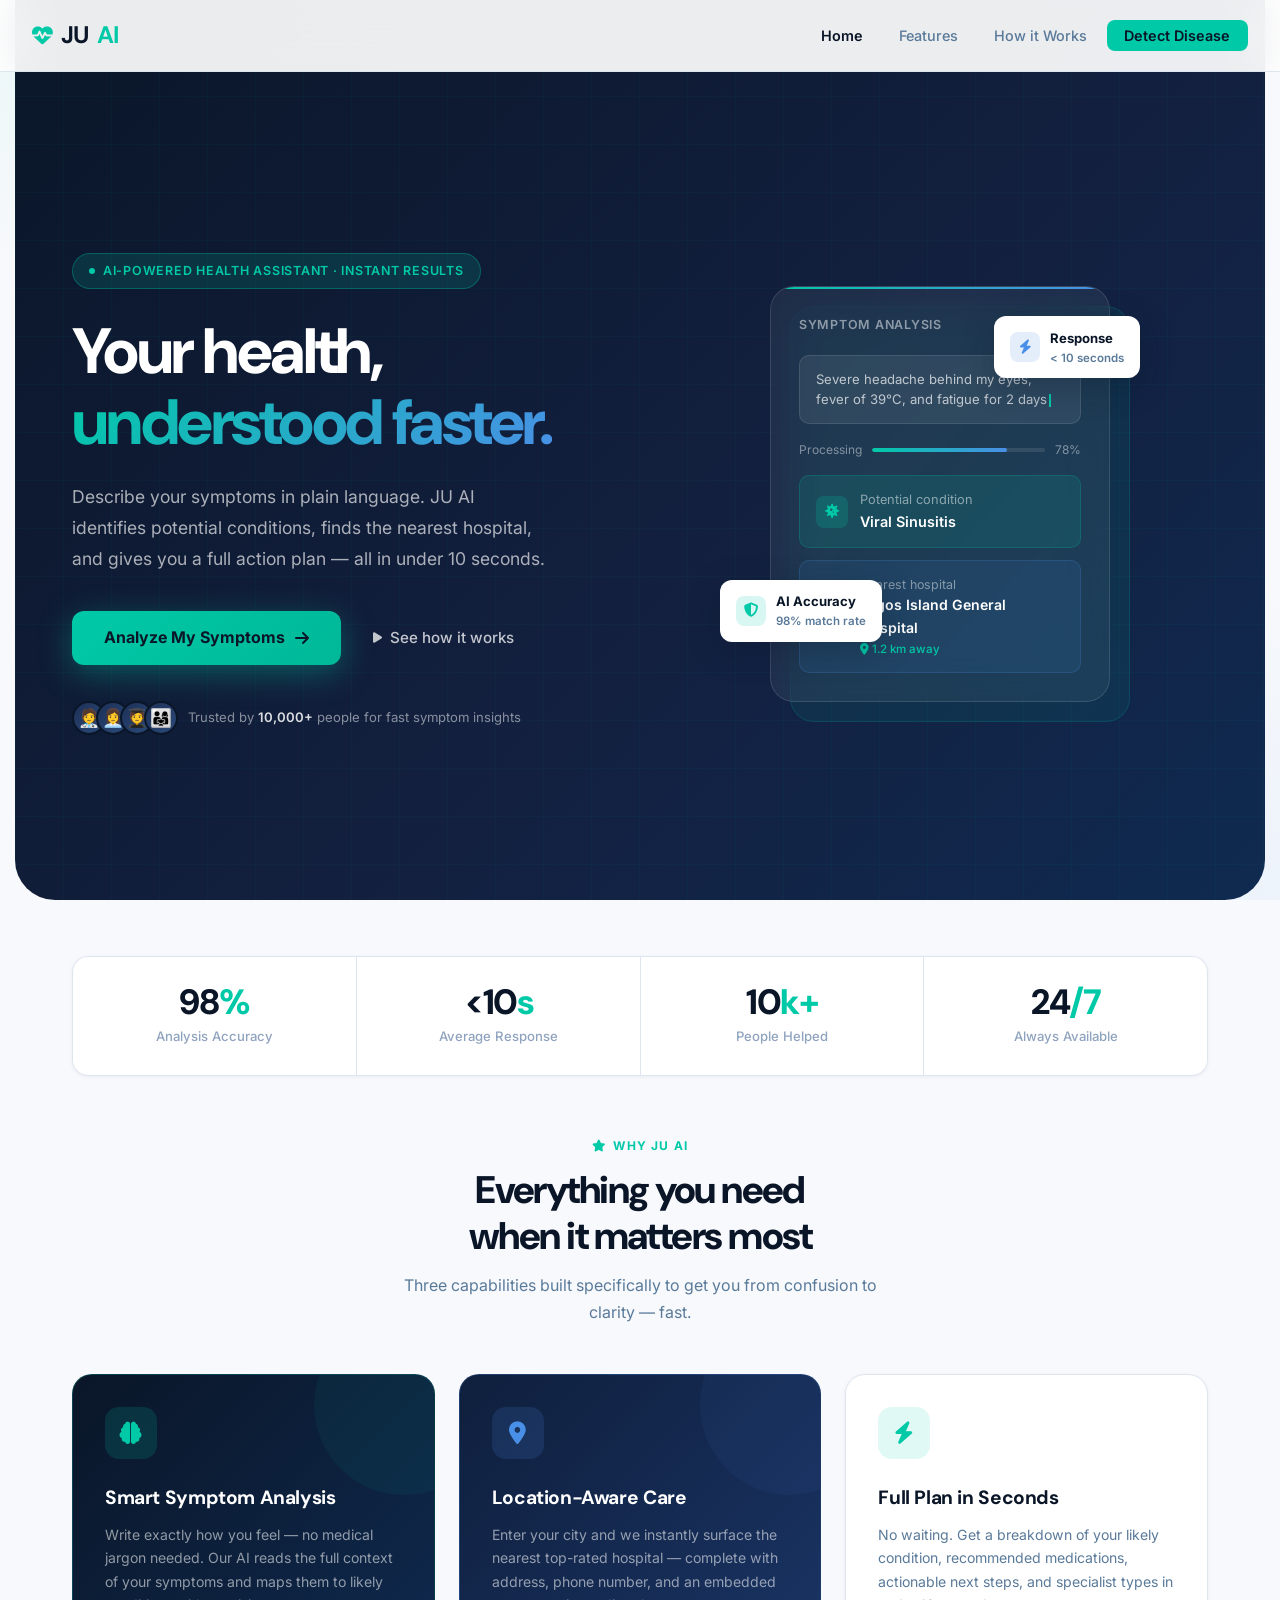
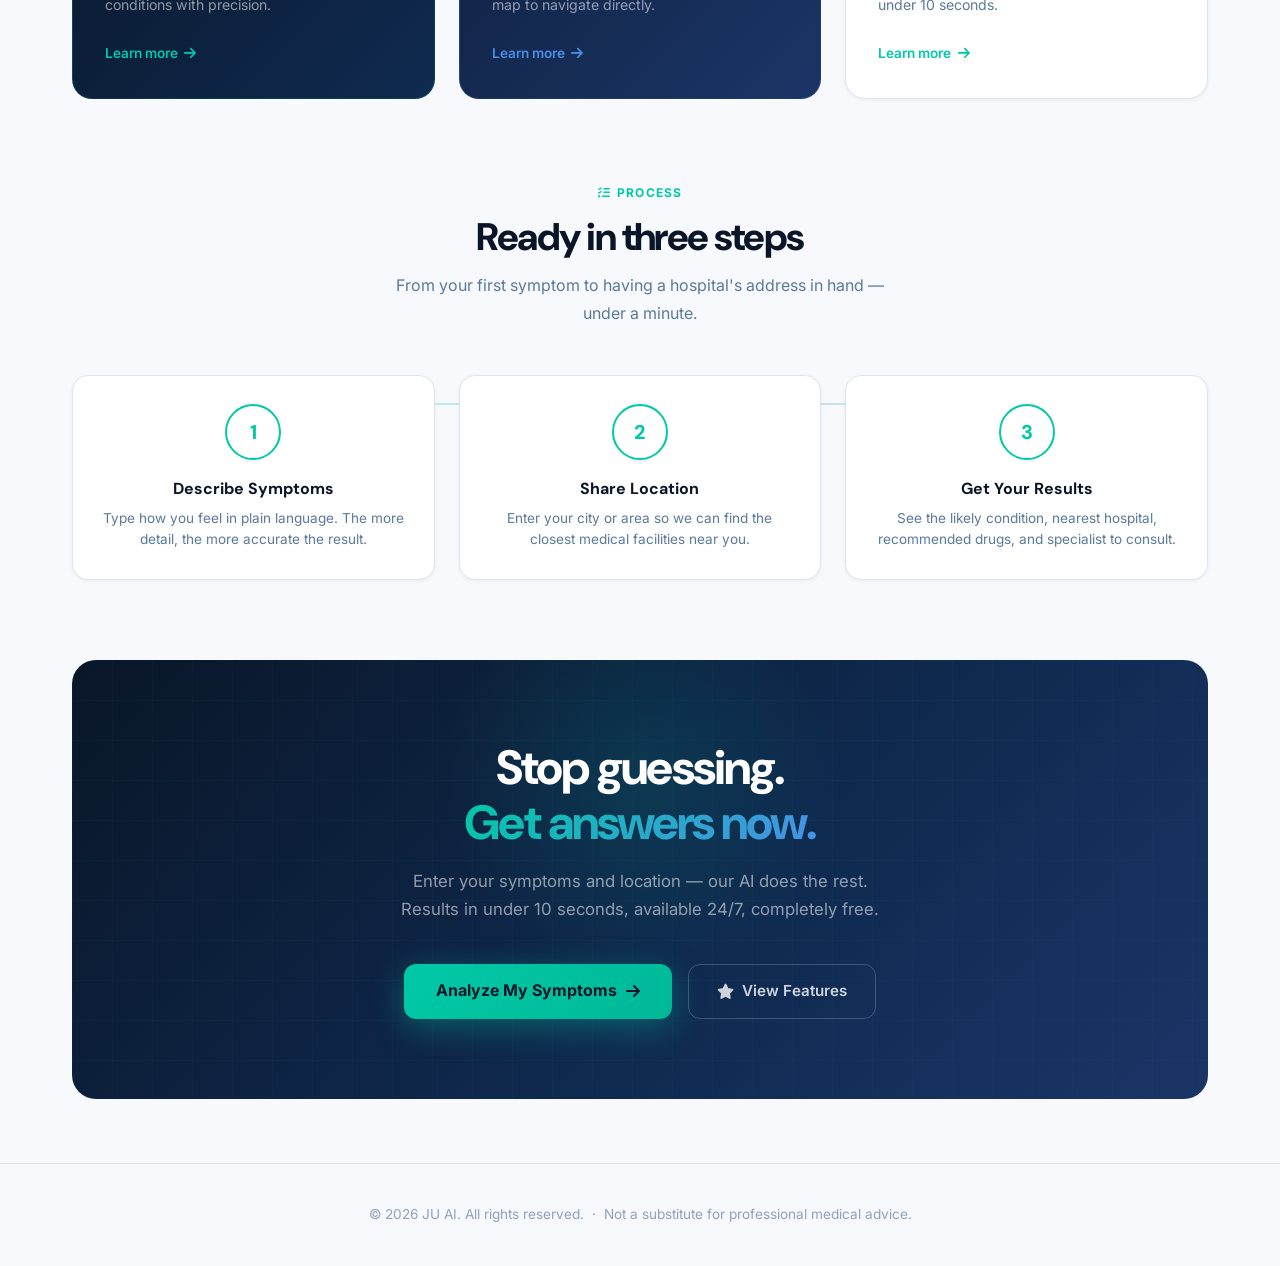
<file: health-app/health_frontend/index.html>
<!DOCTYPE html>
<html lang="en">
<head>
  <meta charset="UTF-8">
  <meta name="viewport" content="width=device-width, initial-scale=1.0">
  <title>JU AI | Intelligent Disease Detection</title>
  <link href="https://fonts.googleapis.com/css2?family=DM+Sans:ital,opsz,wght@0,9..40,300;0,9..40,400;0,9..40,500;0,9..40,600;0,9..40,700;0,9..40,800&family=Inter:wght@300;400;500;600&display=swap" rel="stylesheet">
  <link rel="stylesheet" href="https://cdnjs.cloudflare.com/ajax/libs/font-awesome/6.4.0/css/all.min.css">
  <link rel="stylesheet" href="styles.css">

  <style>
    /* ── Home-page only overrides ── */

    /* Full-bleed dark hero */
    .home-hero {
      min-height: calc(100vh - 72px);
      display: grid;
      grid-template-columns: 1fr 1fr;
      align-items: center;
      gap: 4rem;
      padding: 5rem 0 4rem;
      position: relative;
    }

    /* Animated grid background */
    .home-hero::before {
      content: '';
      position: absolute;
      inset: -72px -5% 0;
      background:
        linear-gradient(135deg, #0A1628 0%, #132040 60%, #0f2a50 100%);
      z-index: -1;
      border-radius: 0 0 40px 40px;
    }

    /* Floating grid lines */
    .home-hero::after {
      content: '';
      position: absolute;
      inset: -72px -5% 0;
      background-image:
        linear-gradient(rgba(0,201,167,0.04) 1px, transparent 1px),
        linear-gradient(90deg, rgba(0,201,167,0.04) 1px, transparent 1px);
      background-size: 48px 48px;
      z-index: -1;
      border-radius: 0 0 40px 40px;
    }

    .hero-left { position: relative; z-index: 1; }

    .hero-badge {
      display: inline-flex;
      align-items: center;
      gap: 0.5rem;
      background: rgba(0,201,167,0.15);
      border: 1px solid rgba(0,201,167,0.3);
      color: #00C9A7;
      font-size: 0.78rem;
      font-weight: 600;
      letter-spacing: 0.06em;
      text-transform: uppercase;
      padding: 0.45rem 1rem;
      border-radius: 100px;
      margin-bottom: 1.75rem;
      animation: fadeSlideDown 0.6s ease both;
    }

    .hero-badge-dot {
      width: 6px; height: 6px;
      background: #00C9A7;
      border-radius: 50%;
      animation: pulse-dot 1.8s infinite;
    }

    .home-hero h1 {
      font-family: 'DM Sans', sans-serif;
      font-size: clamp(2.6rem, 5vw, 4rem);
      font-weight: 800;
      line-height: 1.1;
      letter-spacing: -0.04em;
      color: #ffffff;
      margin-bottom: 1.5rem;
      animation: fadeSlideUp 0.7s ease 0.1s both;
    }

    .home-hero h1 .gradient-text {
      background: linear-gradient(135deg, #00C9A7, #4A8FE7);
      -webkit-background-clip: text;
      -webkit-text-fill-color: transparent;
      background-clip: text;
    }

    .home-hero .hero-sub {
      color: rgba(255,255,255,0.65);
      font-size: 1.1rem;
      line-height: 1.75;
      max-width: 480px;
      margin-bottom: 2.25rem;
      animation: fadeSlideUp 0.7s ease 0.2s both;
    }

    .hero-cta-group {
      display: flex;
      gap: 1rem;
      align-items: center;
      flex-wrap: wrap;
      animation: fadeSlideUp 0.7s ease 0.3s both;
    }

    .btn-hero-primary {
      background: linear-gradient(135deg, #00C9A7, #00b898);
      color: #0A1628;
      font-size: 1rem;
      font-weight: 700;
      padding: 0.9rem 2rem;
      border-radius: 12px;
      box-shadow: 0 8px 32px rgba(0,201,167,0.35);
      transition: all 0.25s ease;
      text-decoration: none;
      display: inline-flex;
      align-items: center;
      gap: 0.6rem;
      border: none;
      cursor: pointer;
    }

    .btn-hero-primary:hover {
      transform: translateY(-2px);
      box-shadow: 0 12px 40px rgba(0,201,167,0.45);
    }

    .btn-hero-ghost {
      color: rgba(255,255,255,0.75);
      font-size: 0.95rem;
      font-weight: 500;
      text-decoration: none;
      display: inline-flex;
      align-items: center;
      gap: 0.5rem;
      transition: color 0.2s;
      padding: 0.9rem 1rem;
    }

    .btn-hero-ghost:hover { color: #ffffff; }

    .hero-trust {
      display: flex;
      align-items: center;
      gap: 1.25rem;
      margin-top: 2.25rem;
      animation: fadeSlideUp 0.7s ease 0.4s both;
    }

    .trust-avatars {
      display: flex;
    }

    .trust-avatar {
      width: 34px; height: 34px;
      border-radius: 50%;
      border: 2px solid #0A1628;
      margin-right: -10px;
      font-size: 1.1rem;
      display: flex;
      align-items: center;
      justify-content: center;
      background: linear-gradient(135deg, #1E3058, #2a4a78);
    }

    .trust-text { font-size: 0.82rem; color: rgba(255,255,255,0.5); }
    .trust-text strong { color: rgba(255,255,255,0.85); font-weight: 600; }

    /* Hero right — mockup card */
    .hero-right {
      position: relative;
      z-index: 1;
      display: flex;
      justify-content: center;
      align-items: center;
      animation: fadeSlideUp 0.8s ease 0.2s both;
    }

    .mockup-stack {
      position: relative;
      width: 340px;
    }

    /* Background card (depth) */
    .mockup-bg-card {
      position: absolute;
      top: 20px;
      left: 20px;
      right: -20px;
      bottom: -20px;
      background: rgba(0,201,167,0.08);
      border: 1px solid rgba(0,201,167,0.15);
      border-radius: 24px;
    }

    .mockup-main-card {
      position: relative;
      background: rgba(255,255,255,0.06);
      border: 1px solid rgba(255,255,255,0.12);
      backdrop-filter: blur(20px);
      -webkit-backdrop-filter: blur(20px);
      border-radius: 24px;
      padding: 1.75rem;
      overflow: hidden;
    }

    .mockup-main-card::before {
      content: '';
      position: absolute;
      top: 0; left: 0; right: 0;
      height: 2px;
      background: linear-gradient(90deg, #00C9A7, #4A8FE7);
    }

    .mc-header {
      display: flex;
      align-items: center;
      justify-content: space-between;
      margin-bottom: 1.25rem;
    }

    .mc-title {
      font-size: 0.78rem;
      font-weight: 600;
      letter-spacing: 0.06em;
      text-transform: uppercase;
      color: rgba(255,255,255,0.5);
    }

    .mc-live {
      display: flex;
      align-items: center;
      gap: 0.35rem;
      font-size: 0.72rem;
      color: #00C9A7;
      font-weight: 600;
    }

    .mc-live-dot {
      width: 7px; height: 7px;
      background: #00C9A7;
      border-radius: 50%;
      animation: pulse-dot 1.5s infinite;
    }

    /* Symptom input mockup */
    .mc-input-box {
      background: rgba(255,255,255,0.08);
      border: 1px solid rgba(255,255,255,0.1);
      border-radius: 10px;
      padding: 0.85rem 1rem;
      margin-bottom: 1rem;
      font-size: 0.82rem;
      color: rgba(255,255,255,0.7);
      line-height: 1.5;
    }

    .mc-typing-cursor {
      display: inline-block;
      width: 2px; height: 13px;
      background: #00C9A7;
      margin-left: 2px;
      vertical-align: middle;
      animation: blink 1s step-end infinite;
    }

    @keyframes blink { 0%,100%{opacity:1} 50%{opacity:0} }

    /* Progress bar */
    .mc-progress-row {
      display: flex;
      align-items: center;
      gap: 0.6rem;
      margin-bottom: 1rem;
      font-size: 0.75rem;
      color: rgba(255,255,255,0.45);
    }

    .mc-progress-bar {
      flex: 1;
      height: 4px;
      background: rgba(255,255,255,0.1);
      border-radius: 2px;
      overflow: hidden;
    }

    .mc-progress-fill {
      height: 100%;
      background: linear-gradient(90deg, #00C9A7, #4A8FE7);
      border-radius: 2px;
      width: 0;
      animation: fill-bar 2s ease 1s forwards;
    }

    @keyframes fill-bar { to { width: 78%; } }

    /* Result row */
    .mc-result-row {
      background: rgba(0,201,167,0.12);
      border: 1px solid rgba(0,201,167,0.2);
      border-radius: 10px;
      padding: 0.85rem 1rem;
      display: flex;
      align-items: center;
      gap: 0.75rem;
      margin-bottom: 0.75rem;
      opacity: 0;
      animation: fadeSlideUp 0.5s ease 3s forwards;
    }

    .mc-result-icon {
      width: 32px; height: 32px;
      background: rgba(0,201,167,0.2);
      border-radius: 8px;
      display: flex;
      align-items: center;
      justify-content: center;
      color: #00C9A7;
      font-size: 0.9rem;
      flex-shrink: 0;
    }

    .mc-result-label { font-size: 0.8rem; color: rgba(255,255,255,0.5); }
    .mc-result-value { font-size: 0.9rem; font-weight: 600; color: #ffffff; }

    /* Hospital pin */
    .mc-hospital-row {
      display: flex;
      align-items: center;
      gap: 0.75rem;
      background: rgba(74,143,231,0.1);
      border: 1px solid rgba(74,143,231,0.2);
      border-radius: 10px;
      padding: 0.85rem 1rem;
      opacity: 0;
      animation: fadeSlideUp 0.5s ease 3.3s forwards;
    }

    .mc-hospital-icon {
      width: 32px; height: 32px;
      background: rgba(74,143,231,0.2);
      border-radius: 8px;
      display: flex;
      align-items: center;
      justify-content: center;
      color: #4A8FE7;
      font-size: 0.9rem;
      flex-shrink: 0;
    }

    .mc-hospital-label { font-size: 0.78rem; color: rgba(255,255,255,0.45); }
    .mc-hospital-value { font-size: 0.88rem; font-weight: 600; color: #ffffff; }
    .mc-hospital-dist  { font-size: 0.72rem; color: #00C9A7; font-weight: 500; }

    /* Floating badge */
    .floating-badge {
      position: absolute;
      background: white;
      border-radius: 12px;
      padding: 0.7rem 1rem;
      box-shadow: 0 8px 32px rgba(10,22,40,0.3);
      display: flex;
      align-items: center;
      gap: 0.6rem;
      font-size: 0.78rem;
      font-weight: 600;
      color: #0A1628;
      animation: float 3s ease-in-out infinite;
    }

    .floating-badge.fb-left {
      left: -50px;
      bottom: 60px;
      animation-delay: 0s;
    }

    .floating-badge.fb-right {
      right: -30px;
      top: 30px;
      animation-delay: 1s;
    }

    @keyframes float {
      0%,100% { transform: translateY(0); }
      50%      { transform: translateY(-8px); }
    }

    .fb-icon {
      width: 30px; height: 30px;
      border-radius: 8px;
      display: flex;
      align-items: center;
      justify-content: center;
      font-size: 0.9rem;
    }

    .fb-icon.teal  { background: rgba(0,201,167,0.15); color: #00C9A7; }
    .fb-icon.blue  { background: rgba(74,143,231,0.15); color: #4A8FE7; }

    /* ── Stats bar ── */
    .stats-bar {
      display: grid;
      grid-template-columns: repeat(4, 1fr);
      gap: 1px;
      background: var(--border);
      border: 1px solid var(--border);
      border-radius: 16px;
      overflow: hidden;
      margin: 3.5rem 0;
      box-shadow: var(--shadow-sm);
    }

    .stat-cell {
      background: white;
      padding: 1.75rem 1.5rem;
      text-align: center;
      transition: background 0.2s;
    }

    .stat-cell:hover { background: var(--slate-50); }

    .stat-cell-value {
      font-family: 'DM Sans', sans-serif;
      font-size: 2.2rem;
      font-weight: 800;
      letter-spacing: -0.04em;
      color: var(--navy);
      line-height: 1;
    }

    .stat-cell-value span { color: var(--teal); }

    .stat-cell-label {
      font-size: 0.82rem;
      color: var(--text-muted);
      margin-top: 0.35rem;
      font-weight: 500;
    }

    /* ── Feature preview strip ── */
    .feature-strip {
      margin-bottom: 5rem;
    }

    .feature-strip-header {
      text-align: center;
      margin-bottom: 3rem;
    }

    .section-tag {
      display: inline-flex;
      align-items: center;
      gap: 0.4rem;
      font-size: 0.75rem;
      font-weight: 700;
      letter-spacing: 0.1em;
      text-transform: uppercase;
      color: var(--teal);
      margin-bottom: 0.75rem;
    }

    .strip-title {
      font-family: 'DM Sans', sans-serif;
      font-size: clamp(1.8rem, 3vw, 2.6rem);
      font-weight: 800;
      letter-spacing: -0.04em;
      color: var(--navy);
      line-height: 1.2;
      margin-bottom: 0.75rem;
    }

    .strip-sub {
      font-size: 1rem;
      color: var(--text-light);
      max-width: 500px;
      margin: 0 auto;
      line-height: 1.7;
    }

    .feature-cards-row {
      display: grid;
      grid-template-columns: repeat(3, 1fr);
      gap: 1.5rem;
    }

    .fhome-card {
      border-radius: 20px;
      padding: 2rem;
      position: relative;
      overflow: hidden;
      transition: transform 0.25s ease, box-shadow 0.25s ease;
      cursor: default;
    }

    .fhome-card:hover { transform: translateY(-6px); box-shadow: var(--shadow-lg); }

    .fhome-card.card-teal {
      background: linear-gradient(135deg, #0A1628 0%, #0f2a50 100%);
      border: 1px solid rgba(0,201,167,0.2);
    }

    .fhome-card.card-blue {
      background: linear-gradient(135deg, #0f1f3d 0%, #1a3566 100%);
      border: 1px solid rgba(74,143,231,0.2);
    }

    .fhome-card.card-light {
      background: white;
      border: 1px solid var(--border);
      box-shadow: var(--shadow-sm);
    }

    .fhome-card::before {
      content: '';
      position: absolute;
      top: -60px; right: -60px;
      width: 180px; height: 180px;
      border-radius: 50%;
      opacity: 0.06;
    }

    .fhome-card.card-teal::before { background: var(--teal); }
    .fhome-card.card-blue::before { background: var(--blue-accent); }

    .fhc-icon {
      width: 52px; height: 52px;
      border-radius: 14px;
      display: flex;
      align-items: center;
      justify-content: center;
      font-size: 1.4rem;
      margin-bottom: 1.5rem;
    }

    .card-teal .fhc-icon { background: rgba(0,201,167,0.15); color: var(--teal); }
    .card-blue .fhc-icon { background: rgba(74,143,231,0.15); color: var(--blue-accent); }
    .card-light .fhc-icon { background: var(--teal-dim); color: var(--teal); }

    .fhc-title {
      font-family: 'DM Sans', sans-serif;
      font-size: 1.2rem;
      font-weight: 700;
      letter-spacing: -0.02em;
      margin-bottom: 0.6rem;
    }

    .card-teal .fhc-title,
    .card-blue .fhc-title { color: #ffffff; }
    .card-light .fhc-title { color: var(--navy); }

    .fhc-body {
      font-size: 0.88rem;
      line-height: 1.65;
      margin-bottom: 1.5rem;
    }

    .card-teal .fhc-body,
    .card-blue .fhc-body { color: rgba(255,255,255,0.55); }
    .card-light .fhc-body { color: var(--text-light); }

    .fhc-link {
      display: inline-flex;
      align-items: center;
      gap: 0.4rem;
      font-size: 0.85rem;
      font-weight: 600;
      text-decoration: none;
      transition: gap 0.2s;
    }

    .fhc-link:hover { gap: 0.65rem; }

    .card-teal .fhc-link { color: var(--teal); }
    .card-blue .fhc-link { color: var(--blue-accent); }
    .card-light .fhc-link { color: var(--teal); }

    /* ── How it works mini ── */
    .steps-mini {
      display: grid;
      grid-template-columns: repeat(3, 1fr);
      gap: 1.5rem;
      margin-bottom: 5rem;
      position: relative;
    }

    .steps-mini::before {
      content: '';
      position: absolute;
      top: 28px;
      left: calc(16.6% + 1.5rem);
      right: calc(16.6% + 1.5rem);
      height: 2px;
      background: linear-gradient(90deg, var(--teal), var(--blue-accent));
      opacity: 0.25;
    }

    .step-mini {
      background: white;
      border: 1px solid var(--border);
      border-radius: 16px;
      padding: 1.75rem;
      text-align: center;
      box-shadow: var(--shadow-sm);
      transition: all 0.2s ease;
    }

    .step-mini:hover {
      border-color: var(--teal);
      box-shadow: var(--shadow-md);
      transform: translateY(-3px);
    }

    .step-mini-num {
      width: 56px; height: 56px;
      border: 2px solid var(--teal);
      border-radius: 50%;
      display: flex;
      align-items: center;
      justify-content: center;
      font-family: 'DM Sans', sans-serif;
      font-size: 1.25rem;
      font-weight: 800;
      color: var(--teal);
      margin: 0 auto 1rem;
      background: white;
      position: relative;
      z-index: 1;
    }

    .step-mini h3 {
      font-family: 'DM Sans', sans-serif;
      font-size: 1rem;
      font-weight: 700;
      color: var(--navy);
      margin-bottom: 0.4rem;
    }

    .step-mini p {
      font-size: 0.85rem;
      color: var(--text-light);
      line-height: 1.6;
    }

    /* ── Testimonials ── */

    /* ── Final CTA ── */
    .final-cta {
      background: linear-gradient(135deg, #0A1628 0%, #0f2a50 60%, #1a3566 100%);
      border-radius: 24px;
      padding: 5rem 3rem;
      text-align: center;
      margin-bottom: 4rem;
      position: relative;
      overflow: hidden;
    }

    .final-cta::before {
      content: '';
      position: absolute;
      top: -80px; left: 50%;
      transform: translateX(-50%);
      width: 400px; height: 400px;
      background: radial-gradient(circle, rgba(0,201,167,0.12) 0%, transparent 70%);
      pointer-events: none;
    }

    .final-cta::after {
      content: '';
      position: absolute;
      inset: 0;
      background-image:
        linear-gradient(rgba(0,201,167,0.03) 1px, transparent 1px),
        linear-gradient(90deg, rgba(0,201,167,0.03) 1px, transparent 1px);
      background-size: 40px 40px;
    }

    .final-cta-inner { position: relative; z-index: 1; }

    .final-cta h2 {
      font-family: 'DM Sans', sans-serif;
      font-size: clamp(2rem, 4vw, 3rem);
      font-weight: 800;
      letter-spacing: -0.04em;
      color: white;
      line-height: 1.15;
      margin-bottom: 1rem;
    }

    .final-cta h2 span {
      background: linear-gradient(135deg, #00C9A7, #4A8FE7);
      -webkit-background-clip: text;
      -webkit-text-fill-color: transparent;
      background-clip: text;
    }

    .final-cta p {
      color: rgba(255,255,255,0.55);
      font-size: 1.05rem;
      max-width: 480px;
      margin: 0 auto 2.5rem;
      line-height: 1.7;
    }

    .final-cta-actions {
      display: flex;
      gap: 1rem;
      justify-content: center;
      flex-wrap: wrap;
    }

    .btn-cta-outline {
      background: transparent;
      border: 1.5px solid rgba(255,255,255,0.2);
      color: rgba(255,255,255,0.8);
      font-size: 0.95rem;
      font-weight: 600;
      padding: 0.9rem 1.75rem;
      border-radius: 12px;
      text-decoration: none;
      display: inline-flex;
      align-items: center;
      gap: 0.5rem;
      transition: all 0.2s;
    }

    .btn-cta-outline:hover {
      border-color: rgba(255,255,255,0.4);
      color: white;
      background: rgba(255,255,255,0.05);
    }

    /* ── Animations ── */
    @keyframes fadeSlideDown {
      from { opacity: 0; transform: translateY(-12px); }
      to   { opacity: 1; transform: translateY(0); }
    }

    @keyframes fadeSlideUp {
      from { opacity: 0; transform: translateY(16px); }
      to   { opacity: 1; transform: translateY(0); }
    }

    /* ── Responsive ── */
    @media (max-width: 960px) {
      .home-hero { grid-template-columns: 1fr; min-height: auto; padding: 4rem 0 3rem; }
      .hero-right { display: none; }
      .home-hero h1 { font-size: clamp(2.2rem, 6vw, 3rem); }
      .feature-cards-row { grid-template-columns: 1fr; }
      .steps-mini { grid-template-columns: 1fr; }
      .steps-mini::before { display: none; }

      .stats-bar { grid-template-columns: repeat(2, 1fr); }
      .final-cta { padding: 3rem 1.5rem; }
    }

    @media (max-width: 600px) {
      .stats-bar { grid-template-columns: 1fr 1fr; }
    }
  </style>
</head>
<body>

  <div class="bg-blobs" aria-hidden="true"></div>

  <!-- Navigation -->
  <nav>
    <a href="index.html" class="logo">
      <i class="fa-solid fa-heart-pulse"></i>JU<span> AI</span>
    </a>
    <ul class="nav-links">
      <li><a href="index.html" class="active">Home</a></li>
      <li><a href="features.html">Features</a></li>
      <li><a href="how-it-works.html">How it Works</a></li>
      <li><a href="detect.html" class="nav-cta">Detect Disease</a></li>
    </ul>
  </nav>

  <main class="container">

    <!-- ═══════════════════════════════
         HERO
    ═══════════════════════════════ -->
    <section class="home-hero">
      <div class="hero-left">
        <div class="hero-badge">
          <div class="hero-badge-dot"></div>
          AI-Powered Health Assistant · Instant Results
        </div>

        <h1>
          Your health,<br>
          <span class="gradient-text">understood faster.</span>
        </h1>

        <p class="hero-sub">
          Describe your symptoms in plain language. JU AI identifies potential conditions, finds the nearest hospital, and gives you a full action plan — all in under 10 seconds.
        </p>

        <div class="hero-cta-group">
          <a href="detect.html" class="btn-hero-primary">
            Analyze My Symptoms
            <i class="fa-solid fa-arrow-right"></i>
          </a>
          <a href="how-it-works.html" class="btn-hero-ghost">
            <i class="fa-solid fa-play" style="font-size:0.75rem;"></i>
            See how it works
          </a>
        </div>

        <div class="hero-trust">
          <div class="trust-avatars">
            <div class="trust-avatar">🧑‍⚕️</div>
            <div class="trust-avatar">👩‍💼</div>
            <div class="trust-avatar">🧑‍🎓</div>
            <div class="trust-avatar">👨‍👩‍👧</div>
          </div>
          <div class="trust-text">
            Trusted by <strong>10,000+</strong> people for fast symptom insights
          </div>
        </div>
      </div>

      <!-- Animated mockup -->
      <div class="hero-right">
        <div class="mockup-stack">
          <div class="mockup-bg-card"></div>

          <div class="mockup-main-card">
            <div class="mc-header">
              <div class="mc-title">Symptom Analysis</div>
              <div class="mc-live"><div class="mc-live-dot"></div> Analyzing…</div>
            </div>

            <div class="mc-input-box">
              Severe headache behind my eyes, fever of 39°C, and fatigue for 2 days<span class="mc-typing-cursor"></span>
            </div>

            <div class="mc-progress-row">
              <span>Processing</span>
              <div class="mc-progress-bar"><div class="mc-progress-fill"></div></div>
              <span>78%</span>
            </div>

            <div class="mc-result-row">
              <div class="mc-result-icon"><i class="fa-solid fa-virus"></i></div>
              <div>
                <div class="mc-result-label">Potential condition</div>
                <div class="mc-result-value">Viral Sinusitis</div>
              </div>
            </div>

            <div class="mc-hospital-row">
              <div class="mc-hospital-icon"><i class="fa-solid fa-hospital"></i></div>
              <div>
                <div class="mc-hospital-label">Nearest hospital</div>
                <div class="mc-hospital-value">Lagos Island General Hospital</div>
                <div class="mc-hospital-dist"><i class="fa-solid fa-location-dot"></i> 1.2 km away</div>
              </div>
            </div>
          </div>

          <!-- Floating badges -->
          <div class="floating-badge fb-left">
            <div class="fb-icon teal"><i class="fa-solid fa-shield-halved"></i></div>
            <div>
              <div style="font-size:0.82rem; font-weight:700; color:#0A1628;">AI Accuracy</div>
              <div style="font-size:0.72rem; color:#5A7A9A;">98% match rate</div>
            </div>
          </div>

          <div class="floating-badge fb-right">
            <div class="fb-icon blue"><i class="fa-solid fa-bolt"></i></div>
            <div>
              <div style="font-size:0.82rem; font-weight:700; color:#0A1628;">Response</div>
              <div style="font-size:0.72rem; color:#5A7A9A;">&lt; 10 seconds</div>
            </div>
          </div>
        </div>
      </div>
    </section>

    <!-- ═══════════════════════════════
         STATS BAR
    ═══════════════════════════════ -->
    <div class="stats-bar">
      <div class="stat-cell">
        <div class="stat-cell-value">98<span>%</span></div>
        <div class="stat-cell-label">Analysis Accuracy</div>
      </div>
      <div class="stat-cell">
        <div class="stat-cell-value">&lt;10<span>s</span></div>
        <div class="stat-cell-label">Average Response</div>
      </div>
      <div class="stat-cell">
        <div class="stat-cell-value">10<span>k+</span></div>
        <div class="stat-cell-label">People Helped</div>
      </div>
      <div class="stat-cell">
        <div class="stat-cell-value">24<span>/7</span></div>
        <div class="stat-cell-label">Always Available</div>
      </div>
    </div>

    <!-- ═══════════════════════════════
         FEATURES
    ═══════════════════════════════ -->
    <section class="feature-strip">
      <div class="feature-strip-header">
        <div class="section-tag"><i class="fa-solid fa-star"></i> Why JU AI</div>
        <h2 class="strip-title">Everything you need<br>when it matters most</h2>
        <p class="strip-sub">Three capabilities built specifically to get you from confusion to clarity — fast.</p>
      </div>

      <div class="feature-cards-row">
        <div class="fhome-card card-teal">
          <div class="fhc-icon"><i class="fa-solid fa-brain"></i></div>
          <h3 class="fhc-title">Smart Symptom Analysis</h3>
          <p class="fhc-body">Write exactly how you feel — no medical jargon needed. Our AI reads the full context of your symptoms and maps them to likely conditions with precision.</p>
          <a href="features.html" class="fhc-link">Learn more <i class="fa-solid fa-arrow-right"></i></a>
        </div>

        <div class="fhome-card card-blue">
          <div class="fhc-icon"><i class="fa-solid fa-location-dot"></i></div>
          <h3 class="fhc-title">Location-Aware Care</h3>
          <p class="fhc-body">Enter your city and we instantly surface the nearest top-rated hospital — complete with address, phone number, and an embedded map to navigate directly.</p>
          <a href="features.html" class="fhc-link">Learn more <i class="fa-solid fa-arrow-right"></i></a>
        </div>

        <div class="fhome-card card-light">
          <div class="fhc-icon"><i class="fa-solid fa-bolt"></i></div>
          <h3 class="fhc-title">Full Plan in Seconds</h3>
          <p class="fhc-body">No waiting. Get a breakdown of your likely condition, recommended medications, actionable next steps, and specialist types in under 10 seconds.</p>
          <a href="features.html" class="fhc-link">Learn more <i class="fa-solid fa-arrow-right"></i></a>
        </div>
      </div>
    </section>

    <!-- ═══════════════════════════════
         HOW IT WORKS (MINI)
    ═══════════════════════════════ -->
    <section>
      <div class="feature-strip-header">
        <div class="section-tag"><i class="fa-solid fa-list-check"></i> Process</div>
        <h2 class="strip-title">Ready in three steps</h2>
        <p class="strip-sub">From your first symptom to having a hospital's address in hand — under a minute.</p>
      </div>

      <div class="steps-mini">
        <div class="step-mini">
          <div class="step-mini-num">1</div>
          <h3>Describe Symptoms</h3>
          <p>Type how you feel in plain language. The more detail, the more accurate the result.</p>
        </div>
        <div class="step-mini">
          <div class="step-mini-num">2</div>
          <h3>Share Location</h3>
          <p>Enter your city or area so we can find the closest medical facilities near you.</p>
        </div>
        <div class="step-mini">
          <div class="step-mini-num">3</div>
          <h3>Get Your Results</h3>
          <p>See the likely condition, nearest hospital, recommended drugs, and specialist to consult.</p>
        </div>
      </div>
    </section>

    <!-- ═══════════════════════════════
         FINAL CTA
    ═══════════════════════════════ -->
    <section class="final-cta">
      <div class="final-cta-inner">
        <h2>Stop guessing.<br><span>Get answers now.</span></h2>
        <p>Enter your symptoms and location — our AI does the rest. Results in under 10 seconds, available 24/7, completely free.</p>
        <div class="final-cta-actions">
          <a href="detect.html" class="btn-hero-primary">
            Analyze My Symptoms <i class="fa-solid fa-arrow-right"></i>
          </a>
          <a href="features.html" class="btn-cta-outline">
            <i class="fa-solid fa-star"></i> View Features
          </a>
        </div>
      </div>
    </section>

  </main>

  <footer>
    <p>&copy; 2026 JU AI. All rights reserved. &nbsp;·&nbsp; Not a substitute for professional medical advice.</p>
  </footer>

  <button id="scroll-to-top" class="scroll-to-top-btn" aria-label="Scroll to top">
    <i class="fa-solid fa-arrow-up"></i>
  </button>

  <script>
    // Scroll to top
    const scrollBtn = document.getElementById('scroll-to-top');
    window.addEventListener('scroll', () => scrollBtn.classList.toggle('visible', window.scrollY > 300));
    scrollBtn.addEventListener('click', () => window.scrollTo({ top: 0, behavior: 'smooth' }));

    // Animate stat numbers on scroll
    const statValues = document.querySelectorAll('.stat-cell-value');
    const observer = new IntersectionObserver((entries) => {
      entries.forEach(entry => {
        if (entry.isIntersecting) {
          entry.target.style.animation = 'fadeSlideUp 0.5s ease both';
          observer.unobserve(entry.target);
        }
      });
    }, { threshold: 0.5 });
    statValues.forEach(el => observer.observe(el));

    // Stagger animate cards on scroll
    const animateOnScroll = new IntersectionObserver((entries) => {
      entries.forEach((entry, i) => {
        if (entry.isIntersecting) {
          entry.target.style.animation = `fadeSlideUp 0.5s ease ${i * 0.1}s both`;
          animateOnScroll.unobserve(entry.target);
        }
      });
    }, { threshold: 0.15 });

    document.querySelectorAll('.fhome-card, .step-mini').forEach(el => {
      el.style.opacity = '0';
      animateOnScroll.observe(el);
    });
  </script>
</body>
</html>
</file>
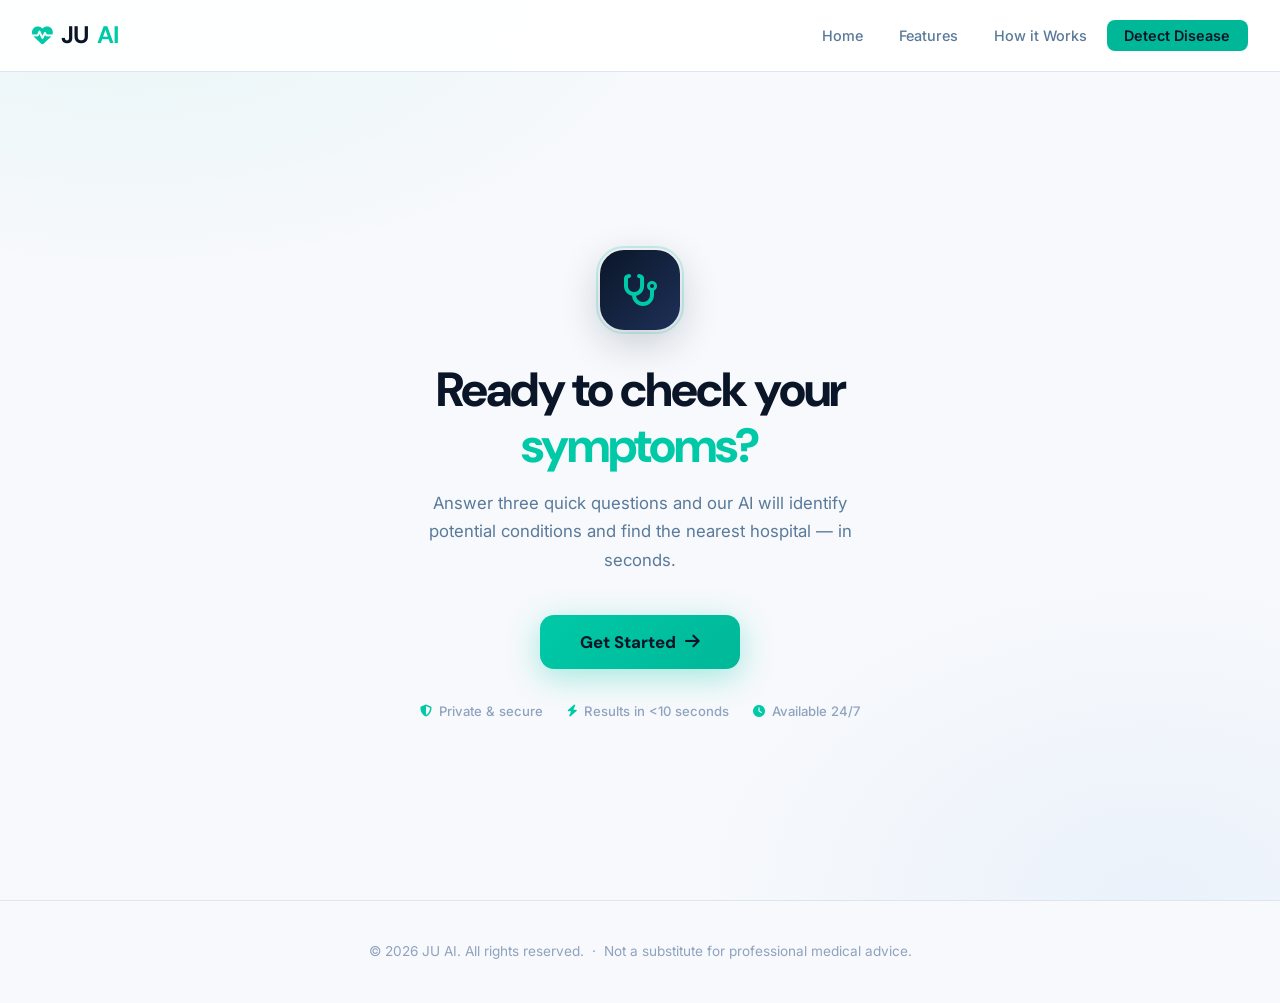
<file: health-app/health_frontend/detect.html>
<!DOCTYPE html>
<html lang="en">
<head>
  <meta charset="UTF-8">
  <meta name="viewport" content="width=device-width, initial-scale=1.0">
  <title>JU AI | Detect Disease</title>
  <link href="https://fonts.googleapis.com/css2?family=DM+Sans:ital,opsz,wght@0,9..40,300;0,9..40,400;0,9..40,500;0,9..40,600;0,9..40,700;0,9..40,800&family=Inter:wght@300;400;500;600&display=swap" rel="stylesheet">
  <link rel="stylesheet" href="https://cdnjs.cloudflare.com/ajax/libs/font-awesome/6.4.0/css/all.min.css">
  <link rel="stylesheet" href="styles.css">
  <style>
    /* ════════════════════════════════════════
       DETECT PAGE — WIZARD POPUPS
    ════════════════════════════════════════ */

    /* Landing state */
    .detect-landing {
      min-height: calc(100vh - 72px);
      display: flex;
      flex-direction: column;
      align-items: center;
      justify-content: center;
      text-align: center;
      padding: 3rem 2rem;
      position: relative;
    }

    .detect-landing-icon {
      width: 80px; height: 80px;
      background: linear-gradient(135deg, #0A1628, #1E3058);
      border-radius: 24px;
      display: flex;
      align-items: center;
      justify-content: center;
      font-size: 2rem;
      color: #00C9A7;
      margin: 0 auto 2rem;
      box-shadow: 0 12px 40px rgba(10,22,40,0.2);
      position: relative;
    }

    .detect-landing-icon::after {
      content: '';
      position: absolute;
      inset: -4px;
      border-radius: 28px;
      border: 2px solid rgba(0,201,167,0.2);
    }

    .detect-landing h1 {
      font-family: 'DM Sans', sans-serif;
      font-size: clamp(2rem, 4vw, 3rem);
      font-weight: 800;
      letter-spacing: -0.04em;
      color: #0A1628;
      line-height: 1.15;
      margin-bottom: 1rem;
    }

    .detect-landing h1 span {
      color: #00C9A7;
    }

    .detect-landing p {
      font-size: 1.05rem;
      color: #5A7A9A;
      max-width: 460px;
      line-height: 1.7;
      margin-bottom: 2.5rem;
    }

    .btn-start {
      background: linear-gradient(135deg, #00C9A7, #00b898);
      color: #0A1628;
      font-family: 'DM Sans', sans-serif;
      font-size: 1.05rem;
      font-weight: 800;
      padding: 1rem 2.5rem;
      border-radius: 14px;
      border: none;
      cursor: pointer;
      display: inline-flex;
      align-items: center;
      gap: 0.6rem;
      box-shadow: 0 8px 32px rgba(0,201,167,0.35);
      transition: all 0.2s ease;
      text-decoration: none;
    }

    .btn-start:hover {
      transform: translateY(-2px);
      box-shadow: 0 12px 40px rgba(0,201,167,0.45);
    }

    .detect-trust-row {
      display: flex;
      align-items: center;
      gap: 1.5rem;
      margin-top: 2rem;
      flex-wrap: wrap;
      justify-content: center;
    }

    .dtr-item {
      display: flex;
      align-items: center;
      gap: 0.4rem;
      font-size: 0.82rem;
      color: #8FA3BF;
      font-weight: 500;
    }

    .dtr-item i { color: #00C9A7; font-size: 0.75rem; }

    /* ════════════════════════════════════════
       POPUP OVERLAY
    ════════════════════════════════════════ */
    .popup-overlay {
      position: fixed;
      inset: 0;
      background: rgba(10, 22, 40, 0.65);
      backdrop-filter: blur(8px);
      -webkit-backdrop-filter: blur(8px);
      z-index: 2000;
      display: flex;
      align-items: center;
      justify-content: center;
      padding: 1rem;
      opacity: 0;
      visibility: hidden;
      transition: opacity 0.3s ease, visibility 0.3s ease;
    }

    .popup-overlay.open {
      opacity: 1;
      visibility: visible;
    }

    /* Popup card */
    .popup-card {
      background: #fff;
      border-radius: 24px;
      width: 100%;
      max-width: 460px;
      box-shadow: 0 32px 80px rgba(10,22,40,0.25);
      overflow: hidden;
      position: relative;
      transform: translateY(24px) scale(0.97);
      opacity: 0;
      transition: transform 0.35s cubic-bezier(0.34,1.56,0.64,1), opacity 0.3s ease;
    }

    .popup-overlay.open .popup-card {
      transform: translateY(0) scale(1);
      opacity: 1;
    }

    /* Top accent bar that changes colour per step */
    .popup-card-bar {
      height: 4px;
      background: linear-gradient(90deg, #00C9A7, #4A8FE7);
    }

    /* Progress dots */
    .popup-progress {
      display: flex;
      align-items: center;
      justify-content: center;
      gap: 0.5rem;
      padding: 1.25rem 2rem 0;
    }

    .pp-dot {
      width: 8px; height: 8px;
      border-radius: 50%;
      background: #DDE5F0;
      transition: all 0.3s ease;
    }

    .pp-dot.active {
      background: #00C9A7;
      width: 24px;
      border-radius: 4px;
    }

    .pp-dot.done { background: #00C9A7; opacity: 0.4; }

    /* Popup body */
    .popup-body {
      padding: 2rem 2.5rem;
    }

    .popup-icon {
      width: 56px; height: 56px;
      border-radius: 16px;
      display: flex;
      align-items: center;
      justify-content: center;
      font-size: 1.5rem;
      margin-bottom: 1.25rem;
    }

    .popup-icon.navy { background: #0A1628; color: #00C9A7; }
    .popup-icon.teal { background: rgba(0,201,167,0.12); color: #00C9A7; }
    .popup-icon.blue { background: rgba(74,143,231,0.12); color: #4A8FE7; }

    .popup-step-label {
      font-size: 0.7rem;
      font-weight: 700;
      letter-spacing: 0.1em;
      text-transform: uppercase;
      color: #00C9A7;
      margin-bottom: 0.35rem;
    }

    .popup-title {
      font-family: 'DM Sans', sans-serif;
      font-size: 1.65rem;
      font-weight: 800;
      letter-spacing: -0.03em;
      color: #0A1628;
      line-height: 1.2;
      margin-bottom: 0.4rem;
    }

    .popup-sub {
      font-size: 0.9rem;
      color: #5A7A9A;
      line-height: 1.65;
      margin-bottom: 1.5rem;
    }

    /* Name display chip */
    .name-chip {
      display: inline-flex;
      align-items: center;
      gap: 0.4rem;
      background: rgba(0,201,167,0.1);
      color: #007a68;
      font-size: 0.82rem;
      font-weight: 600;
      padding: 0.3rem 0.8rem;
      border-radius: 100px;
      margin-bottom: 0.75rem;
      border: 1px solid rgba(0,201,167,0.2);
    }

    /* Input */
    .popup-input {
      width: 100%;
      padding: 0.95rem 1.15rem;
      border: 1.5px solid #DDE5F0;
      border-radius: 12px;
      font-family: 'Inter', sans-serif;
      font-size: 0.98rem;
      color: #0A1628;
      background: #F7F9FC;
      transition: all 0.2s ease;
      outline: none;
    }

    .popup-input:focus {
      border-color: #00C9A7;
      background: #fff;
      box-shadow: 0 0 0 4px rgba(0,201,167,0.1);
    }

    .popup-input::placeholder { color: #8FA3BF; }

    textarea.popup-input {
      resize: vertical;
      min-height: 120px;
      line-height: 1.6;
    }

    .popup-input-wrap {
      position: relative;
    }

    .popup-input-wrap .pi-icon {
      position: absolute;
      left: 1.1rem;
      top: 50%;
      transform: translateY(-50%);
      color: #8FA3BF;
      font-size: 0.95rem;
      pointer-events: none;
    }

    .popup-input-wrap .popup-input { padding-left: 2.75rem; }

    .popup-error {
      font-size: 0.78rem;
      color: #DC2626;
      margin-top: 0.4rem;
      display: none;
      align-items: center;
      gap: 0.3rem;
    }

    .popup-input.has-error { border-color: #DC2626; background: #FFF5F5; }

    /* Popup footer */
    .popup-footer {
      padding: 0 2.5rem 2rem;
      display: flex;
      align-items: center;
      gap: 0.75rem;
    }

    .btn-popup-back {
      width: 44px; height: 44px;
      border-radius: 10px;
      border: 1.5px solid #DDE5F0;
      background: #fff;
      color: #8FA3BF;
      cursor: pointer;
      display: flex;
      align-items: center;
      justify-content: center;
      font-size: 0.9rem;
      transition: all 0.2s;
      flex-shrink: 0;
    }

    .btn-popup-back:hover { border-color: #0A1628; color: #0A1628; }
    .btn-popup-back.hidden { opacity: 0; pointer-events: none; }

    .btn-popup-next {
      flex: 1;
      padding: 0.95rem 1.5rem;
      background: #0A1628;
      color: #fff;
      border: none;
      border-radius: 12px;
      font-family: 'DM Sans', sans-serif;
      font-size: 0.98rem;
      font-weight: 700;
      cursor: pointer;
      display: flex;
      align-items: center;
      justify-content: center;
      gap: 0.5rem;
      transition: all 0.2s ease;
    }

    .btn-popup-next:hover {
      background: #132040;
      transform: translateY(-1px);
      box-shadow: 0 6px 20px rgba(10,22,40,0.2);
    }

    .btn-popup-next.green {
      background: #00C9A7;
      color: #0A1628;
      box-shadow: 0 4px 16px rgba(0,201,167,0.3);
    }

    .btn-popup-next.green:hover {
      background: #00b898;
      box-shadow: 0 8px 24px rgba(0,201,167,0.4);
    }

    /* ════════════════════════════════════════
       LOADING POPUP
    ════════════════════════════════════════ */
    .loading-popup-body {
      padding: 2.5rem;
      text-align: center;
    }

    .lp-pulse {
      width: 80px; height: 80px;
      border-radius: 50%;
      background: rgba(0,201,167,0.1);
      display: flex;
      align-items: center;
      justify-content: center;
      margin: 0 auto 1.5rem;
      position: relative;
    }

    .lp-pulse::before, .lp-pulse::after {
      content: '';
      position: absolute;
      inset: 0;
      border-radius: 50%;
      background: rgba(0,201,167,0.12);
      animation: lp-ripple 2s ease-out infinite;
    }

    .lp-pulse::after { animation-delay: 0.75s; }

    @keyframes lp-ripple {
      0%   { transform: scale(1); opacity: 1; }
      100% { transform: scale(2.2); opacity: 0; }
    }

    .lp-pulse i {
      font-size: 2rem;
      color: #00C9A7;
      z-index: 1;
      position: relative;
      animation: lp-beat 1.2s ease-in-out infinite;
    }

    @keyframes lp-beat {
      0%,100% { transform: scale(1); }
      14% { transform: scale(1.15); }
      28% { transform: scale(1); }
      42% { transform: scale(1.1); }
      70% { transform: scale(1); }
    }

    .lp-title {
      font-family: 'DM Sans', sans-serif;
      font-size: 1.25rem;
      font-weight: 700;
      color: #0A1628;
      margin-bottom: 0.4rem;
    }

    .lp-sub {
      font-size: 0.88rem;
      color: #5A7A9A;
      margin-bottom: 1.75rem;
    }

    .lp-checklist {
      list-style: none;
      padding: 0;
      display: flex;
      flex-direction: column;
      gap: 0.5rem;
      text-align: left;
    }

    .lp-item {
      display: flex;
      align-items: center;
      gap: 0.75rem;
      padding: 0.6rem 0.85rem;
      border-radius: 10px;
      font-size: 0.875rem;
      border: 1px solid #DDE5F0;
      background: #F7F9FC;
      color: #8FA3BF;
      transition: all 0.3s ease;
    }

    .lp-item.active {
      border-color: #00C9A7;
      background: rgba(0,201,167,0.07);
      color: #0A1628;
    }

    .lp-item.done {
      border-color: rgba(0,201,167,0.3);
      background: rgba(0,201,167,0.05);
      color: #007a68;
    }

    .lp-dot {
      width: 8px; height: 8px;
      border-radius: 50%;
      background: #DDE5F0;
      flex-shrink: 0;
      transition: background 0.3s;
    }

    .lp-item.active .lp-dot {
      background: #00C9A7;
      animation: pulse-dot 1s infinite;
    }

    .lp-item.done .lp-dot {
      background: #00C9A7;
    }

    @keyframes pulse-dot {
      0%,100% { box-shadow: 0 0 0 0 rgba(0,201,167,0.4); }
      50% { box-shadow: 0 0 0 5px transparent; }
    }

    /* ════════════════════════════════════════
       RESULT POPUP  
    ════════════════════════════════════════ */
    .result-popup-card {
      max-width: 520px;
    }

    .result-banner {
      background: linear-gradient(135deg, #0A1628 0%, #1a3566 100%);
      padding: 2rem 2.5rem;
      text-align: center;
      position: relative;
      overflow: hidden;
    }

    .result-banner::before {
      content: '';
      position: absolute;
      top: -50px; left: 50%;
      transform: translateX(-50%);
      width: 220px; height: 220px;
      background: radial-gradient(circle, rgba(0,201,167,0.15), transparent 70%);
      pointer-events: none;
    }

    .result-banner-inner { position: relative; z-index: 1; }

    .result-banner-greeting {
      font-size: 0.85rem;
      color: rgba(255,255,255,0.5);
      margin-bottom: 0.6rem;
    }

    .result-banner-greeting strong { color: rgba(255,255,255,0.85); }

    .result-badge {
      display: inline-flex;
      align-items: center;
      gap: 0.4rem;
      background: rgba(255,255,255,0.12);
      color: rgba(255,255,255,0.8);
      font-size: 0.7rem;
      font-weight: 700;
      letter-spacing: 0.08em;
      text-transform: uppercase;
      padding: 0.3rem 0.85rem;
      border-radius: 100px;
      margin-bottom: 0.65rem;
    }

    .result-disease {
      font-family: 'DM Sans', sans-serif;
      font-size: 1.7rem;
      font-weight: 800;
      color: #00C9A7;
      letter-spacing: -0.03em;
      margin-bottom: 0.25rem;
    }

    .result-banner p {
      font-size: 0.8rem;
      color: rgba(255,255,255,0.45);
    }

    .result-scroll-body {
      max-height: 60vh;
      overflow-y: auto;
      scrollbar-width: thin;
      scrollbar-color: #DDE5F0 transparent;
    }

    .result-scroll-body::-webkit-scrollbar { width: 4px; }
    .result-scroll-body::-webkit-scrollbar-thumb { background: #DDE5F0; border-radius: 4px; }

    .result-inner { padding: 1.5rem 2rem; }

    .result-warning {
      display: flex;
      align-items: flex-start;
      gap: 0.6rem;
      background: #FFFBEB;
      border: 1px solid #FDE68A;
      border-radius: 10px;
      padding: 0.8rem 1rem;
      font-size: 0.78rem;
      color: #92400E;
      margin-bottom: 1.25rem;
    }

    .result-warning i { color: #D97706; flex-shrink: 0; margin-top: 1px; }

    .hospital-card {
      background: #F7F9FC;
      border: 1px solid #DDE5F0;
      border-radius: 12px;
      padding: 1.15rem;
      margin-bottom: 1.15rem;
    }

    .hospital-card-header {
      display: flex;
      align-items: flex-start;
      gap: 0.75rem;
      margin-bottom: 0.5rem;
    }

    .hch-icon {
      width: 38px; height: 38px;
      background: rgba(0,201,167,0.12);
      border-radius: 10px;
      display: flex;
      align-items: center;
      justify-content: center;
      color: #00C9A7;
      font-size: 1rem;
      flex-shrink: 0;
    }

    .hospital-name {
      font-family: 'DM Sans', sans-serif;
      font-size: 0.98rem;
      font-weight: 700;
      color: #0A1628;
    }

    .hospital-address-text {
      font-size: 0.8rem;
      color: #5A7A9A;
      margin-top: 0.1rem;
    }

    .hospital-contact {
      display: inline-flex;
      align-items: center;
      gap: 0.35rem;
      font-size: 0.82rem;
      font-weight: 600;
      color: #00C9A7;
      margin-top: 0.2rem;
    }

    .map-container {
      border-radius: 10px;
      overflow: hidden;
      height: 170px;
      border: 1px solid #DDE5F0;
      margin-top: 0.75rem;
    }

    .map-container iframe { width: 100%; height: 100%; border: none; display: block; }

    .info-section { margin-bottom: 1.1rem; }

    .info-section-title {
      display: flex;
      align-items: center;
      gap: 0.45rem;
      font-size: 0.72rem;
      font-weight: 700;
      letter-spacing: 0.07em;
      text-transform: uppercase;
      color: #8FA3BF;
      margin-bottom: 0.6rem;
      padding-bottom: 0.45rem;
      border-bottom: 1px solid #DDE5F0;
    }

    .info-section-title i { color: #00C9A7; }

    #recommended-drugs, #solutions, #doctors {
      list-style: none;
      padding: 0;
      display: flex;
      flex-direction: column;
      gap: 0.35rem;
    }

    #recommended-drugs li, #solutions li, #doctors li {
      display: flex;
      align-items: flex-start;
      gap: 0.5rem;
      font-size: 0.85rem;
      color: #0A1628;
      padding: 0.5rem 0.75rem;
      background: #F7F9FC;
      border-radius: 8px;
      border: 1px solid #DDE5F0;
    }

    #recommended-drugs li::before { content: '💊'; font-size: 0.8rem; }
    #solutions li::before         { content: '✓'; color: #00C9A7; font-weight: 800; }
    #doctors li::before           { content: '👨‍⚕️'; font-size: 0.8rem; }

    .result-restart {
      display: flex;
      align-items: center;
      justify-content: center;
      gap: 0.5rem;
      width: calc(100% - 4rem);
      margin: 0 2rem 1.75rem;
      padding: 0.85rem;
      border-radius: 12px;
      border: 1.5px solid #DDE5F0;
      background: #fff;
      color: #5A7A9A;
      font-family: 'Inter', sans-serif;
      font-size: 0.88rem;
      font-weight: 600;
      cursor: pointer;
      transition: all 0.2s;
    }

    .result-restart:hover { border-color: #0A1628; color: #0A1628; }

    @media (max-width: 540px) {
      .popup-body, .popup-footer { padding-left: 1.5rem; padding-right: 1.5rem; }
      .result-inner { padding: 1.25rem 1.5rem; }
      .result-banner { padding: 1.75rem 1.5rem; }
      .result-restart { width: calc(100% - 3rem); margin-inline: 1.5rem; }
    }
  </style>
</head>
<body>

  <div class="bg-blobs" aria-hidden="true">
    <div class="blob blob-1"></div>
    <div class="blob blob-2"></div>
  </div>

  <nav>
    <a href="index.html" class="logo">
      <i class="fa-solid fa-heart-pulse"></i>JU<span> AI</span>
    </a>
    <ul class="nav-links">
      <li><a href="index.html">Home</a></li>
      <li><a href="features.html">Features</a></li>
      <li><a href="how-it-works.html">How it Works</a></li>
      <li><a href="detect.html" class="nav-cta active">Detect Disease</a></li>
    </ul>
  </nav>

  <!-- ── Landing page ── -->
  <div class="detect-landing">
    <div class="detect-landing-icon">
      <i class="fa-solid fa-stethoscope"></i>
    </div>
    <h1>Ready to check your<br><span>symptoms?</span></h1>
    <p>Answer three quick questions and our AI will identify potential conditions and find the nearest hospital — in seconds.</p>
    <button class="btn-start" id="btn-open-wizard">
      Get Started <i class="fa-solid fa-arrow-right"></i>
    </button>
    <div class="detect-trust-row">
      <div class="dtr-item"><i class="fa-solid fa-shield-halved"></i> Private &amp; secure</div>
      <div class="dtr-item"><i class="fa-solid fa-bolt"></i> Results in &lt;10 seconds</div>
      <div class="dtr-item"><i class="fa-solid fa-clock"></i> Available 24/7</div>
    </div>
  </div>


  <!-- ════════════════════════════════════════
       POPUP 1 — NAME
  ════════════════════════════════════════ -->
  <div class="popup-overlay" id="popup-name">
    <div class="popup-card">
      <div class="popup-card-bar"></div>
      <div class="popup-progress">
        <div class="pp-dot active" id="pdot-1a"></div>
        <div class="pp-dot" id="pdot-2a"></div>
        <div class="pp-dot" id="pdot-3a"></div>
      </div>
      <div class="popup-body">
        <div class="popup-icon navy"><i class="fa-solid fa-user"></i></div>
        <div class="popup-step-label">Step 1 of 3</div>
        <h2 class="popup-title">What's your name?</h2>
        <p class="popup-sub">Let's personalise your experience before we dive in.</p>
        <input type="text" id="input-name" class="popup-input" placeholder="e.g. Emeka, Fatima, James…" autocomplete="given-name" maxlength="60">
        <div class="popup-error" id="err-name"><i class="fa-solid fa-circle-exclamation"></i> Please enter your name.</div>
      </div>
      <div class="popup-footer">
        <button class="btn-popup-back hidden" aria-hidden="true" tabindex="-1"></button>
        <button class="btn-popup-next green" id="btn-name-next">
          Continue <i class="fa-solid fa-arrow-right"></i>
        </button>
      </div>
    </div>
  </div>


  <!-- ════════════════════════════════════════
       POPUP 2 — LOCATION
  ════════════════════════════════════════ -->
  <div class="popup-overlay" id="popup-location">
    <div class="popup-card">
      <div class="popup-card-bar"></div>
      <div class="popup-progress">
        <div class="pp-dot done"></div>
        <div class="pp-dot active"></div>
        <div class="pp-dot"></div>
      </div>
      <div class="popup-body">
        <div class="popup-icon teal"><i class="fa-solid fa-map-pin"></i></div>
        <div class="popup-step-label">Step 2 of 3</div>
        <h2 class="popup-title">Where are you?</h2>
        <p class="popup-sub">We'll use your location to find nearby hospitals and clinics.</p>
        <div class="popup-input-wrap">
          <i class="fa-solid fa-location-dot pi-icon"></i>
          <input type="text" id="input-location" class="popup-input" placeholder="e.g. Ikeja, Lagos · Surulere, Lagos" maxlength="100">
        </div>
        <div class="popup-error" id="err-location"><i class="fa-solid fa-circle-exclamation"></i> Please enter your location.</div>
      </div>
      <div class="popup-footer">
        <button class="btn-popup-back" id="btn-loc-back"><i class="fa-solid fa-arrow-left"></i></button>
        <button class="btn-popup-next green" id="btn-loc-next">
          Continue <i class="fa-solid fa-arrow-right"></i>
        </button>
      </div>
    </div>
  </div>


  <!-- ════════════════════════════════════════
       POPUP 3 — SYMPTOMS
  ════════════════════════════════════════ -->
  <div class="popup-overlay" id="popup-symptoms">
    <div class="popup-card">
      <div class="popup-card-bar"></div>
      <div class="popup-progress">
        <div class="pp-dot done"></div>
        <div class="pp-dot done"></div>
        <div class="pp-dot active"></div>
      </div>
      <div class="popup-body">
        <div class="popup-icon blue"><i class="fa-solid fa-stethoscope"></i></div>
        <div class="popup-step-label">Step 3 of 3</div>
        <h2 class="popup-title">Describe your symptoms</h2>
        <p class="popup-sub">No medical terms needed — write exactly how you feel. More detail = better results.</p>
        <textarea id="input-symptoms" class="popup-input" placeholder="e.g. I've had a severe headache behind my eyes, a fever of 39°C, body aches, and extreme fatigue for the past two days…"></textarea>
        <div class="popup-error" id="err-symptoms"><i class="fa-solid fa-circle-exclamation"></i> Please describe your symptoms.</div>
      </div>
      <div class="popup-footer">
        <button class="btn-popup-back" id="btn-sym-back"><i class="fa-solid fa-arrow-left"></i></button>
        <button class="btn-popup-next green" id="btn-sym-next">
          Analyze Now <i class="fa-solid fa-magnifying-glass"></i>
        </button>
      </div>
    </div>
  </div>


  <!-- ════════════════════════════════════════
       POPUP 4 — LOADING
  ════════════════════════════════════════ -->
  <div class="popup-overlay" id="popup-loading">
    <div class="popup-card">
      <div class="popup-card-bar"></div>
      <div class="loading-popup-body">
        <div class="lp-pulse">
          <i class="fa-solid fa-heart-pulse"></i>
        </div>
        <div class="lp-title">Analyzing your symptoms…</div>
        <div class="lp-sub">Hold tight, <strong id="lp-name"></strong>. Our AI is working.</div>
        <ul class="lp-checklist">
          <li class="lp-item active" id="lpi-1"><div class="lp-dot"></div> Processing your symptoms</li>
          <li class="lp-item" id="lpi-2"><div class="lp-dot"></div> Identifying potential conditions</li>
          <li class="lp-item" id="lpi-3"><div class="lp-dot"></div> Locating nearest hospital</li>
          <li class="lp-item" id="lpi-4"><div class="lp-dot"></div> Preparing your results</li>
        </ul>
      </div>
    </div>
  </div>


  <!-- ════════════════════════════════════════
       POPUP 5 — RESULTS
  ════════════════════════════════════════ -->
  <div class="popup-overlay" id="popup-result">
    <div class="popup-card result-popup-card">
      <div class="popup-card-bar"></div>

      <div class="result-banner">
        <div class="result-banner-inner">
          <div class="result-banner-greeting">Results for <strong id="result-name"></strong></div>
          <div class="result-badge"><i class="fa-solid fa-circle-dot"></i> Potential Match</div>
          <div id="disease-name" class="result-disease">—</div>
          <p>AI's best match based on your symptoms</p>
        </div>
      </div>

      <div class="result-scroll-body">
        <div class="result-inner">

          <div class="result-warning">
            <i class="fa-solid fa-triangle-exclamation"></i>
            <span>This is not a medical diagnosis. Please visit a qualified healthcare professional for confirmation and treatment.</span>
          </div>

          <!-- Hospital -->
          <div class="hospital-card">
            <div class="hospital-card-header">
              <div class="hch-icon"><i class="fa-solid fa-hospital"></i></div>
              <div>
                <div id="hospital-name" class="hospital-name">—</div>
                <div id="hospital-address" class="hospital-address-text">—</div>
                <div class="hospital-contact">
                  <i class="fa-solid fa-phone"></i>
                  <span id="hospital-contact">—</span>
                </div>
              </div>
            </div>
            <div class="map-container">
              <iframe id="hospital-map" frameborder="0" allowfullscreen referrerpolicy="no-referrer-when-downgrade"></iframe>
            </div>
          </div>

          <div class="info-section">
            <div class="info-section-title"><i class="fa-solid fa-pills"></i> Recommended Medications</div>
            <ul id="recommended-drugs"></ul>
          </div>

          <div class="info-section">
            <div class="info-section-title"><i class="fa-solid fa-lightbulb"></i> Recommended Actions</div>
            <ul id="solutions"></ul>
          </div>

          <div class="info-section">
            <div class="info-section-title"><i class="fa-solid fa-user-doctor"></i> Specialists to Consult</div>
            <ul id="doctors"></ul>
          </div>

        </div>
      </div>

      <button class="result-restart" id="btn-restart">
        <i class="fa-solid fa-rotate-left"></i> Start a new analysis
      </button>
    </div>
  </div>


  <footer style="text-align:center; padding:2.5rem 0; border-top:1px solid var(--border); font-size:0.85rem; color:var(--text-muted);">
    <p>&copy; 2026 JU AI. All rights reserved. &nbsp;·&nbsp; Not a substitute for professional medical advice.</p>
  </footer>

  <script src="app.js"></script>
</body>
</html>
</file>
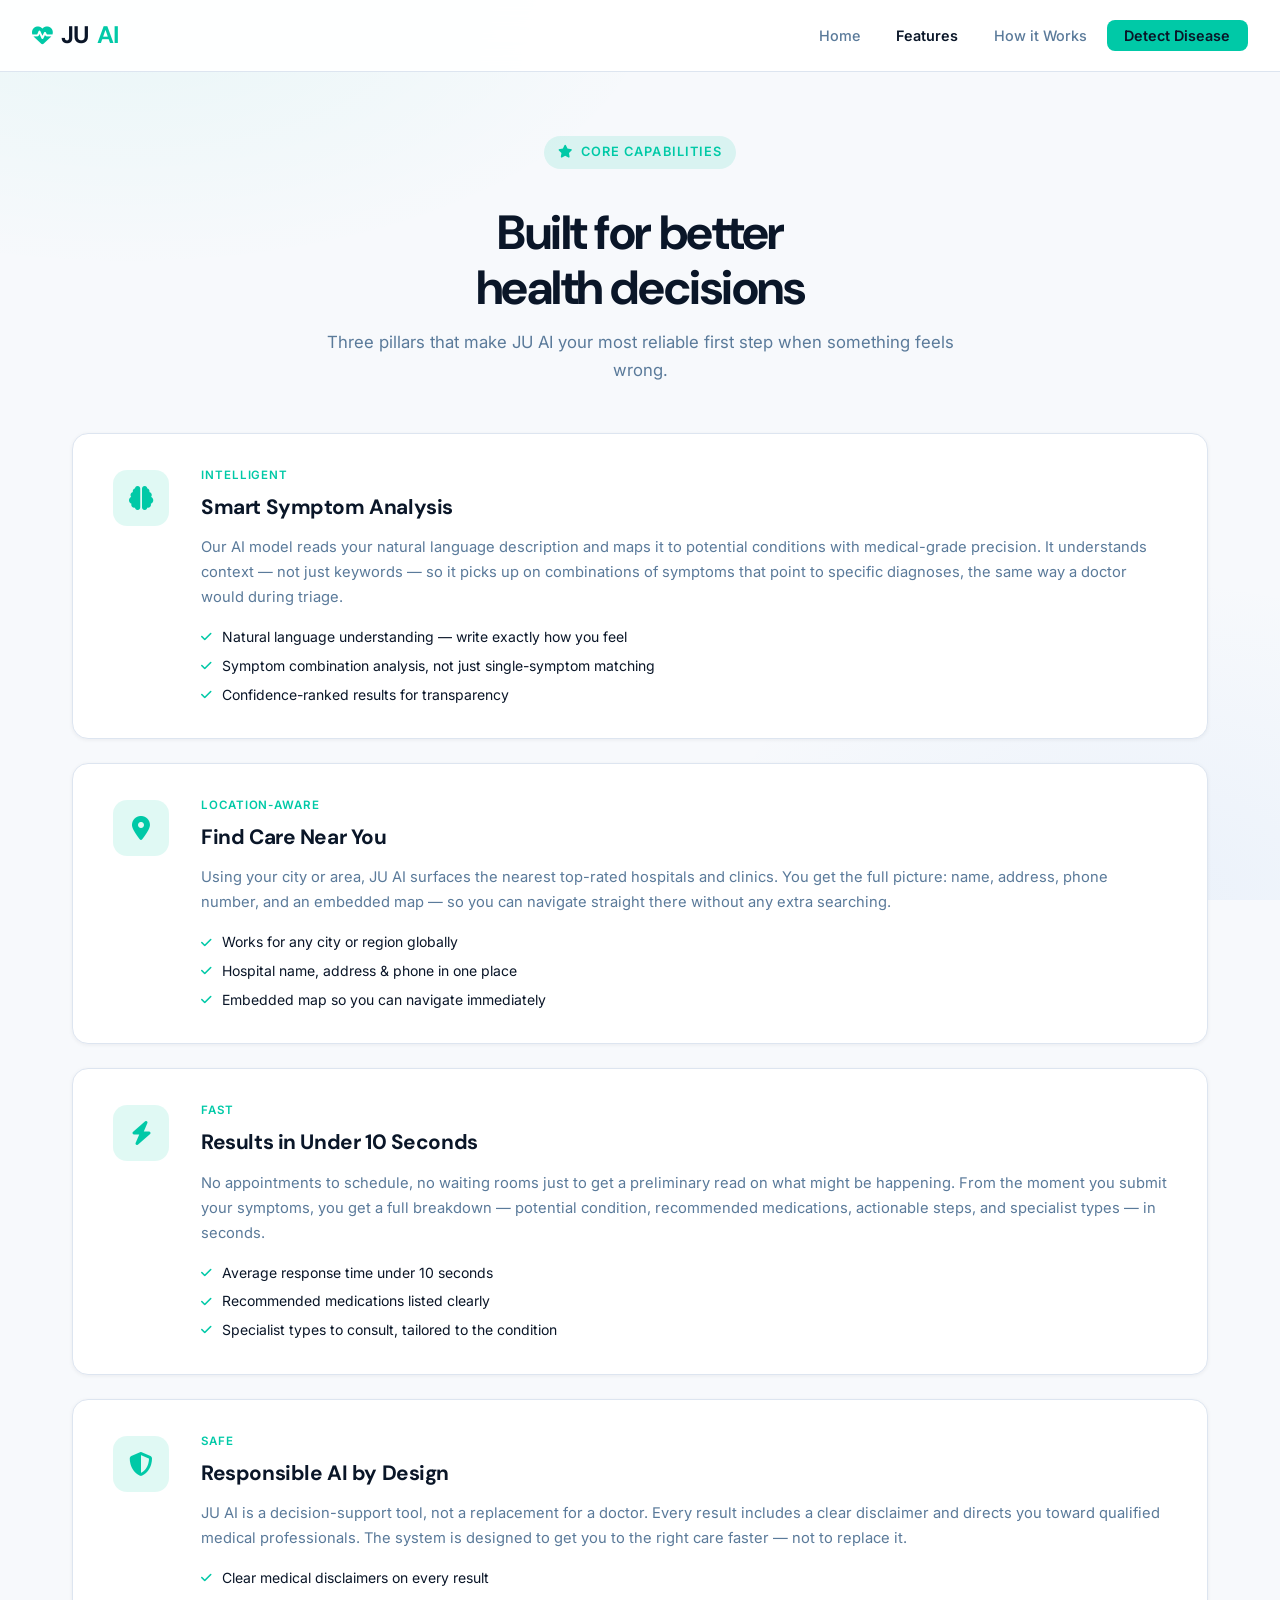
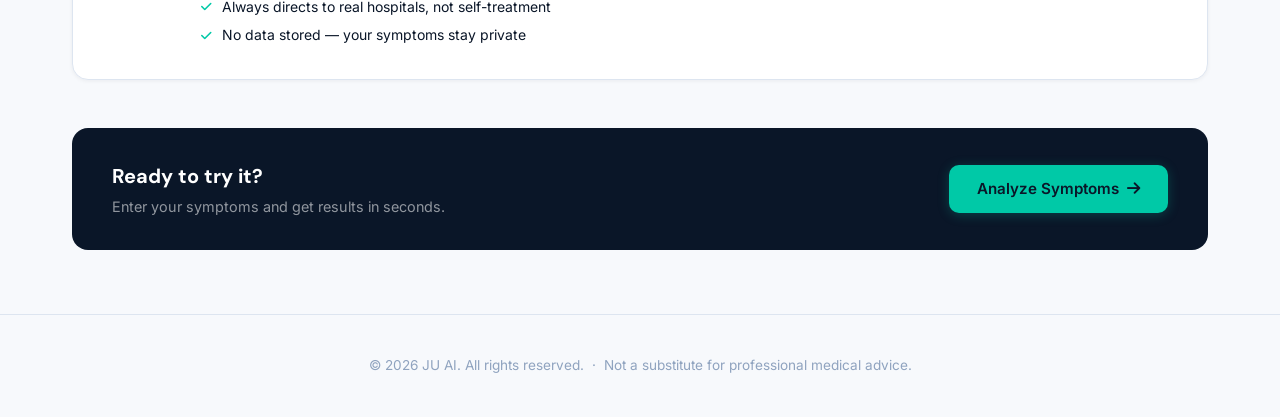
<file: health-app/health_frontend/features.html>
<!DOCTYPE html>
<html lang="en">
<head>
  <meta charset="UTF-8">
  <meta name="viewport" content="width=device-width, initial-scale=1.0">
  <title>JU AI | Features</title>
  <link href="https://fonts.googleapis.com/css2?family=DM+Sans:ital,opsz,wght@0,9..40,300;0,9..40,400;0,9..40,500;0,9..40,600;0,9..40,700&family=Inter:wght@300;400;500;600&display=swap" rel="stylesheet">
  <link rel="stylesheet" href="https://cdnjs.cloudflare.com/ajax/libs/font-awesome/6.4.0/css/all.min.css">
  <link rel="stylesheet" href="styles.css">
</head>
<body>

  <div class="bg-blobs" aria-hidden="true">
    <div class="blob blob-1"></div>
    <div class="blob blob-2"></div>
  </div>

  <nav>
    <a href="index.html" class="logo">
      <i class="fa-solid fa-heart-pulse"></i>JU<span> AI</span>
    </a>
    <ul class="nav-links">
      <li><a href="index.html">Home</a></li>
      <li><a href="features.html" class="active">Features</a></li>
      <li><a href="how-it-works.html">How it Works</a></li>
      <li><a href="detect.html" class="nav-cta">Detect Disease</a></li>
    </ul>
  </nav>

  <main class="container">

    <!-- Page hero -->
    <div class="page-hero">
      <div class="hero-eyebrow"><i class="fa-solid fa-star"></i> Core Capabilities</div>
      <h1 class="page-hero-title">Built for better<br>health decisions</h1>
      <p class="page-hero-sub">Three pillars that make JU AI your most reliable first step when something feels wrong.</p>
    </div>

    <!-- Feature cards — expanded -->
    <div class="features-grid features-grid-page">

      <div class="feature-card-large">
        <div class="fcl-icon"><i class="fa-solid fa-brain"></i></div>
        <div class="fcl-body">
          <div class="fcl-tag">Intelligent</div>
          <h2 class="fcl-title">Smart Symptom Analysis</h2>
          <p>Our AI model reads your natural language description and maps it to potential conditions with medical-grade precision. It understands context — not just keywords — so it picks up on combinations of symptoms that point to specific diagnoses, the same way a doctor would during triage.</p>
          <ul class="fcl-list">
            <li><i class="fa-solid fa-check"></i> Natural language understanding — write exactly how you feel</li>
            <li><i class="fa-solid fa-check"></i> Symptom combination analysis, not just single-symptom matching</li>
            <li><i class="fa-solid fa-check"></i> Confidence-ranked results for transparency</li>
          </ul>
        </div>
      </div>

      <div class="feature-card-large">
        <div class="fcl-icon"><i class="fa-solid fa-location-dot"></i></div>
        <div class="fcl-body">
          <div class="fcl-tag">Location-Aware</div>
          <h2 class="fcl-title">Find Care Near You</h2>
          <p>Using your city or area, JU AI surfaces the nearest top-rated hospitals and clinics. You get the full picture: name, address, phone number, and an embedded map — so you can navigate straight there without any extra searching.</p>
          <ul class="fcl-list">
            <li><i class="fa-solid fa-check"></i> Works for any city or region globally</li>
            <li><i class="fa-solid fa-check"></i> Hospital name, address & phone in one place</li>
            <li><i class="fa-solid fa-check"></i> Embedded map so you can navigate immediately</li>
          </ul>
        </div>
      </div>

      <div class="feature-card-large">
        <div class="fcl-icon"><i class="fa-solid fa-bolt"></i></div>
        <div class="fcl-body">
          <div class="fcl-tag">Fast</div>
          <h2 class="fcl-title">Results in Under 10 Seconds</h2>
          <p>No appointments to schedule, no waiting rooms just to get a preliminary read on what might be happening. From the moment you submit your symptoms, you get a full breakdown — potential condition, recommended medications, actionable steps, and specialist types — in seconds.</p>
          <ul class="fcl-list">
            <li><i class="fa-solid fa-check"></i> Average response time under 10 seconds</li>
            <li><i class="fa-solid fa-check"></i> Recommended medications listed clearly</li>
            <li><i class="fa-solid fa-check"></i> Specialist types to consult, tailored to the condition</li>
          </ul>
        </div>
      </div>

      <div class="feature-card-large">
        <div class="fcl-icon"><i class="fa-solid fa-shield-halved"></i></div>
        <div class="fcl-body">
          <div class="fcl-tag">Safe</div>
          <h2 class="fcl-title">Responsible AI by Design</h2>
          <p>JU AI is a decision-support tool, not a replacement for a doctor. Every result includes a clear disclaimer and directs you toward qualified medical professionals. The system is designed to get you to the right care faster — not to replace it.</p>
          <ul class="fcl-list">
            <li><i class="fa-solid fa-check"></i> Clear medical disclaimers on every result</li>
            <li><i class="fa-solid fa-check"></i> Always directs to real hospitals, not self-treatment</li>
            <li><i class="fa-solid fa-check"></i> No data stored — your symptoms stay private</li>
          </ul>
        </div>
      </div>

    </div>

    <!-- CTA strip -->
    <div class="page-cta-strip">
      <div class="pcs-body">
        <div class="pcs-title">Ready to try it?</div>
        <div class="pcs-sub">Enter your symptoms and get results in seconds.</div>
      </div>
      <a href="detect.html" class="btn btn-primary">Analyze Symptoms <i class="fa-solid fa-arrow-right"></i></a>
    </div>

  </main>

  <footer>
    <p>&copy; 2026 JU AI. All rights reserved. &nbsp;·&nbsp; Not a substitute for professional medical advice.</p>
  </footer>

  <button id="scroll-to-top" class="scroll-to-top-btn" aria-label="Scroll to top">
    <i class="fa-solid fa-arrow-up"></i>
  </button>
  <script>
    const scrollBtn = document.getElementById('scroll-to-top');
    window.addEventListener('scroll', () => scrollBtn.classList.toggle('visible', window.scrollY > 300));
    scrollBtn.addEventListener('click', () => window.scrollTo({ top: 0, behavior: 'smooth' }));
  </script>
</body>
</html>
</file>
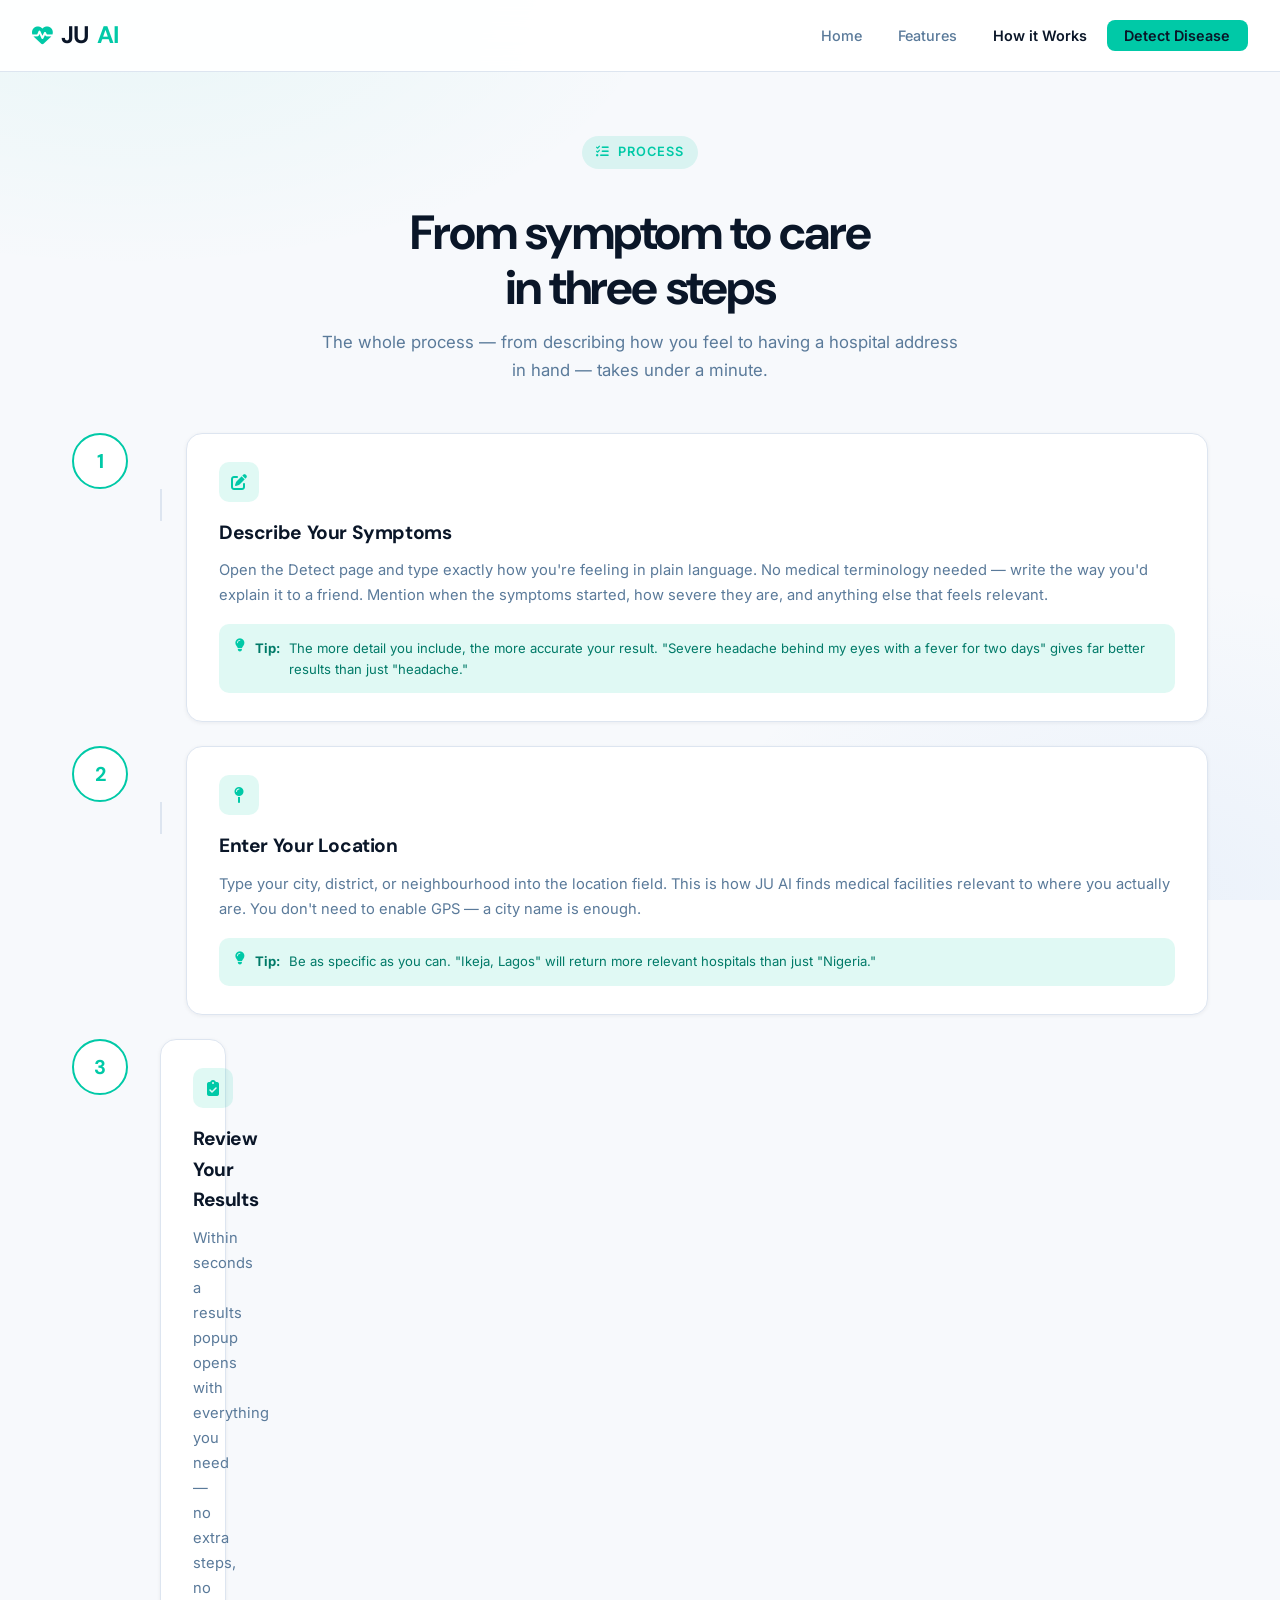
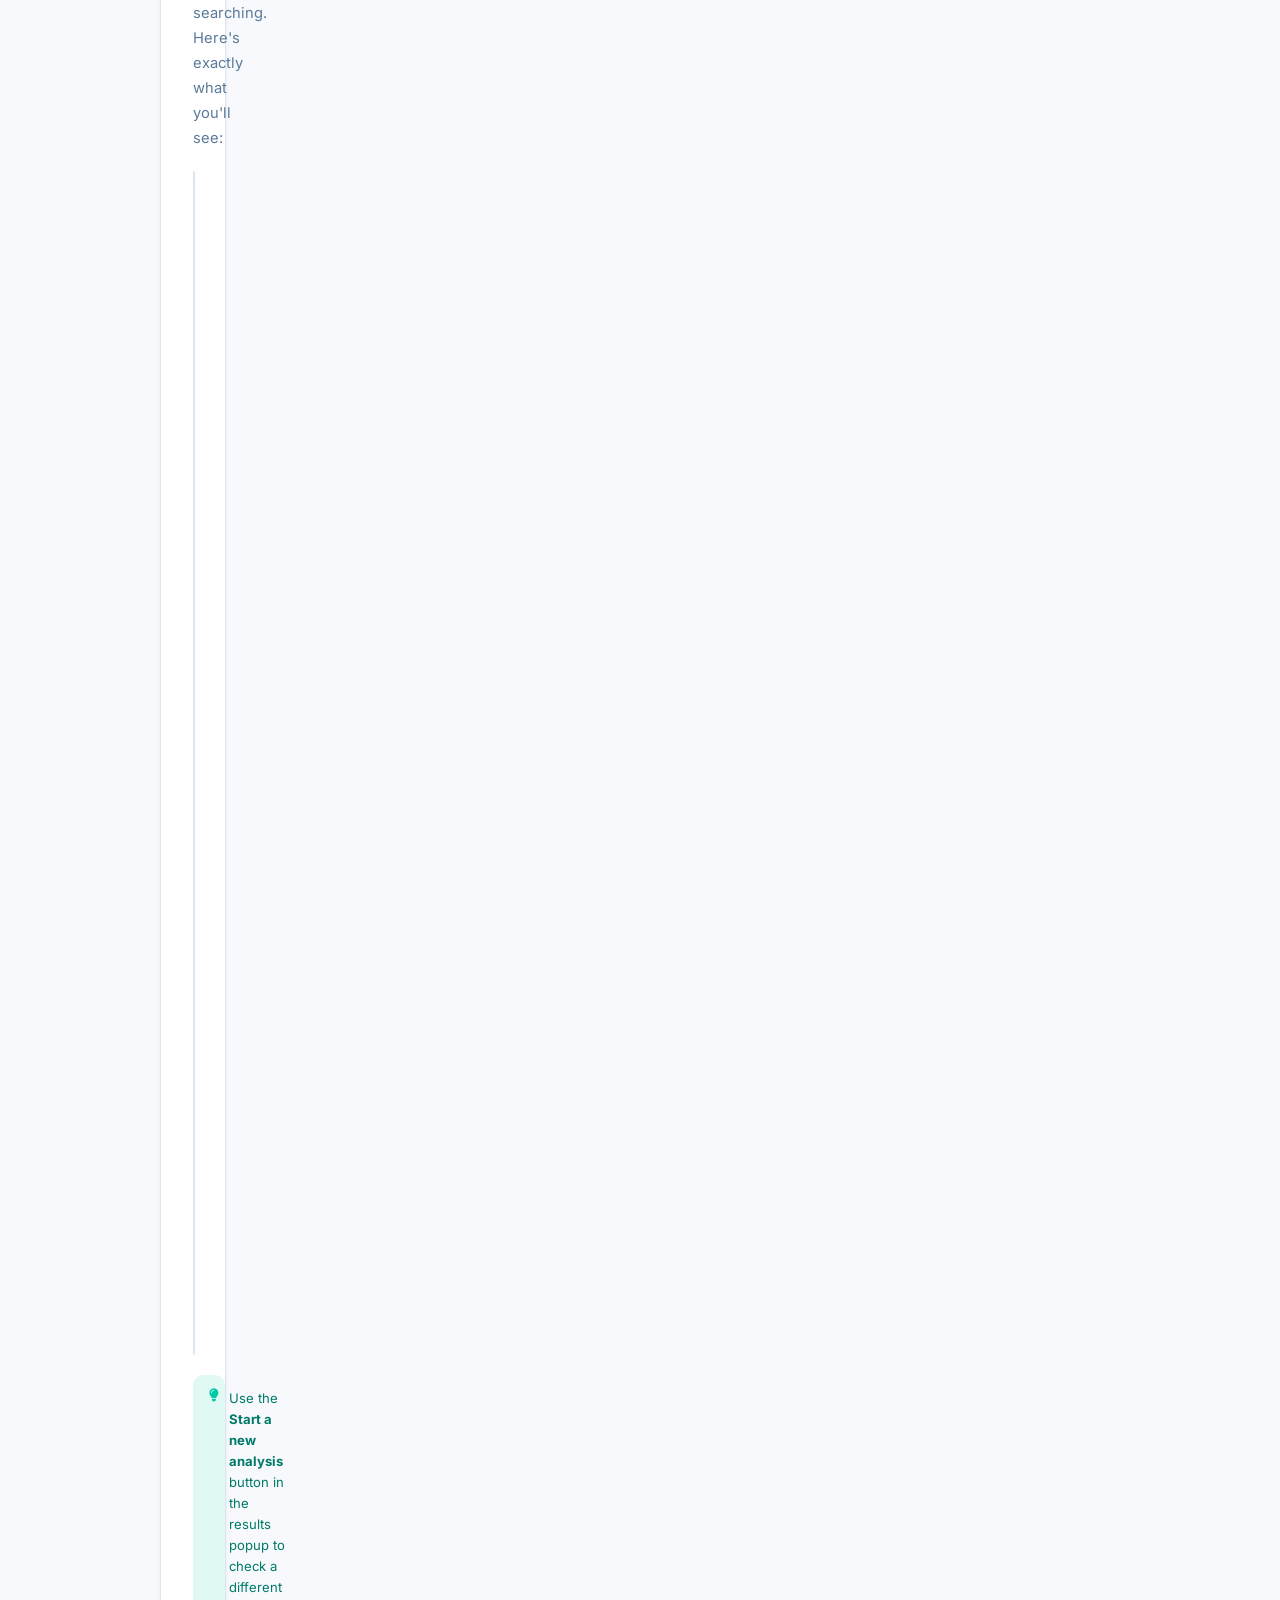
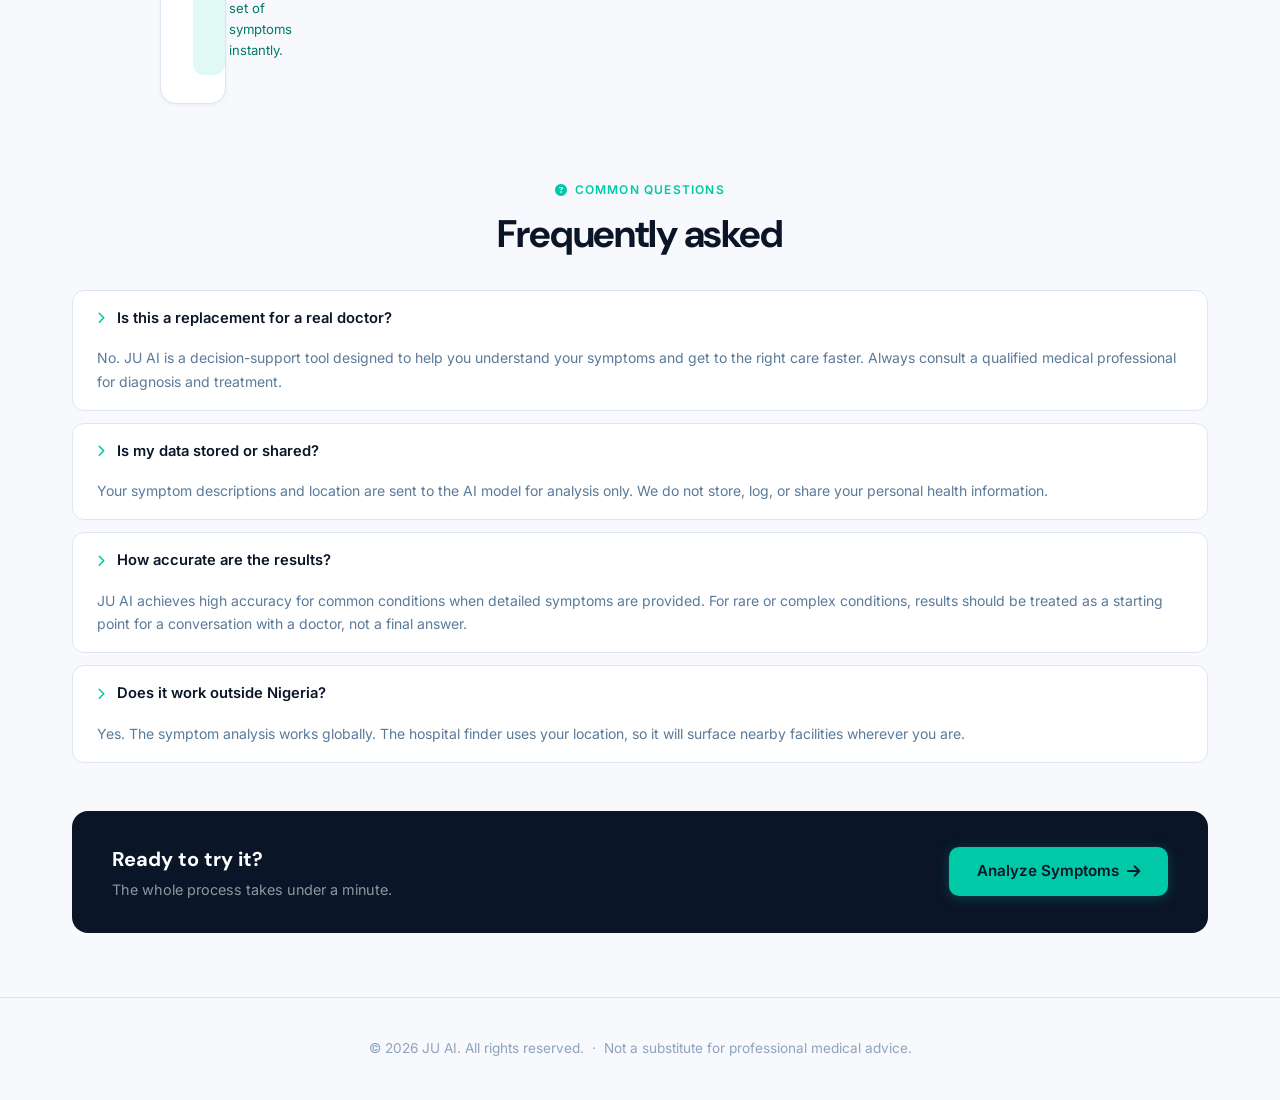
<file: health-app/health_frontend/how-it-works.html>
<!DOCTYPE html>
<html lang="en">

<head>
  <meta charset="UTF-8">
  <meta name="viewport" content="width=device-width, initial-scale=1.0">
  <title>JU AI | How it Works</title>
  <link
    href="https://fonts.googleapis.com/css2?family=DM+Sans:ital,opsz,wght@0,9..40,300;0,9..40,400;0,9..40,500;0,9..40,600;0,9..40,700&family=Inter:wght@300;400;500;600&display=swap"
    rel="stylesheet">
  <link rel="stylesheet" href="https://cdnjs.cloudflare.com/ajax/libs/font-awesome/6.4.0/css/all.min.css">
  <link rel="stylesheet" href="styles.css">
  <style>
    /* ── Result mockup for Step 3 ── */
    .result-mockup {
      border: 1px solid var(--border);
      border-radius: 16px;
      overflow: hidden;
      margin-top: 1.25rem;
      box-shadow: 0 8px 32px rgba(10, 22, 40, 0.1);
    }

    .rm-banner {
      background: linear-gradient(135deg, #0A1628, #1a3566);
      padding: 1.25rem 1.5rem;
      text-align: center;
      position: relative;
      overflow: hidden;
    }

    .rm-banner::before {
      content: '';
      position: absolute;
      top: -40px;
      left: 50%;
      transform: translateX(-50%);
      width: 150px;
      height: 150px;
      background: radial-gradient(circle, rgba(0, 201, 167, 0.15), transparent 70%);
    }

    .rm-badge {
      display: inline-flex;
      align-items: center;
      gap: 0.35rem;
      background: rgba(255, 255, 255, 0.12);
      color: rgba(255, 255, 255, 0.75);
      font-size: 0.65rem;
      font-weight: 700;
      letter-spacing: 0.08em;
      text-transform: uppercase;
      padding: 0.25rem 0.65rem;
      border-radius: 100px;
      margin-bottom: 0.5rem;
      position: relative;
      z-index: 1;
    }

    .rm-disease {
      font-family: 'DM Sans', sans-serif;
      font-size: 1.35rem;
      font-weight: 800;
      color: #00C9A7;
      letter-spacing: -0.02em;
      position: relative;
      z-index: 1;
    }

    .rm-sub {
      font-size: 0.72rem;
      color: rgba(255, 255, 255, 0.4);
      margin-top: 0.2rem;
      position: relative;
      z-index: 1;
    }

    .rm-body {
      padding: 1rem 1.25rem;
      background: white;
    }

    .rm-warning {
      display: flex;
      align-items: flex-start;
      gap: 0.5rem;
      background: #FFFBEB;
      border: 1px solid #FDE68A;
      border-radius: 8px;
      padding: 0.6rem 0.85rem;
      font-size: 0.75rem;
      color: #92400E;
      margin-bottom: 1rem;
    }

    .rm-warning i {
      color: #D97706;
      flex-shrink: 0;
      margin-top: 1px;
      font-size: 0.7rem;
    }

    .rm-section-label {
      font-size: 0.68rem;
      font-weight: 700;
      letter-spacing: 0.08em;
      text-transform: uppercase;
      color: var(--text-muted);
      margin-bottom: 0.6rem;
      display: flex;
      align-items: center;
      gap: 0.35rem;
    }

    .rm-section-label i {
      color: var(--teal);
    }

    .rm-hospital {
      display: flex;
      align-items: flex-start;
      gap: 0.75rem;
      background: var(--slate-50);
      border: 1px solid var(--border);
      border-radius: 10px;
      padding: 0.85rem 1rem;
      margin-bottom: 0.75rem;
    }

    .rm-hospital-icon {
      width: 36px;
      height: 36px;
      background: rgba(0, 201, 167, 0.12);
      border-radius: 9px;
      display: flex;
      align-items: center;
      justify-content: center;
      color: var(--teal);
      font-size: 0.95rem;
      flex-shrink: 0;
    }

    .rm-hospital-name {
      font-family: 'DM Sans', sans-serif;
      font-size: 0.88rem;
      font-weight: 700;
      color: var(--navy);
    }

    .rm-hospital-addr,
    .rm-hospital-phone {
      font-size: 0.75rem;
      color: var(--text-light);
      margin-top: 0.15rem;
      display: flex;
      align-items: center;
      gap: 0.3rem;
    }

    .rm-hospital-phone {
      color: var(--teal);
      font-weight: 600;
      margin-top: 0.2rem;
    }

    .rm-hospital-addr i,
    .rm-hospital-phone i {
      font-size: 0.65rem;
    }

    /* Fake map */
    .rm-map {
      background: linear-gradient(135deg, #e8f4f8, #d4eaf5);
      border: 1px solid var(--border);
      border-radius: 10px;
      height: 90px;
      display: flex;
      flex-direction: column;
      align-items: center;
      justify-content: center;
      gap: 0.3rem;
      margin-bottom: 1rem;
      position: relative;
      overflow: hidden;
    }

    .rm-map::before {
      content: '';
      position: absolute;
      inset: 0;
      background-image:
        linear-gradient(rgba(0, 0, 0, 0.04) 1px, transparent 1px),
        linear-gradient(90deg, rgba(0, 0, 0, 0.04) 1px, transparent 1px);
      background-size: 20px 20px;
    }

    .rm-map-pin {
      font-size: 1.6rem;
      color: #DC2626;
      position: relative;
      z-index: 1;
      filter: drop-shadow(0 2px 4px rgba(0, 0, 0, 0.2));
    }

    .rm-map-label {
      font-size: 0.7rem;
      font-weight: 600;
      color: #0A1628;
      background: white;
      padding: 0.2rem 0.6rem;
      border-radius: 100px;
      box-shadow: 0 2px 8px rgba(0, 0, 0, 0.1);
      position: relative;
      z-index: 1;
    }

    /* 3-col info grid */
    .rm-info-grid {
      display: grid;
      grid-template-columns: repeat(3, 1fr);
      gap: 0.6rem;
    }

    .rm-info-col {
      background: var(--slate-50);
      border: 1px solid var(--border);
      border-radius: 10px;
      padding: 0.75rem;
    }

    .rm-info-title {
      font-size: 0.65rem;
      font-weight: 700;
      letter-spacing: 0.06em;
      text-transform: uppercase;
      color: var(--text-muted);
      margin-bottom: 0.5rem;
      display: flex;
      align-items: center;
      gap: 0.3rem;
      padding-bottom: 0.4rem;
      border-bottom: 1px solid var(--border);
    }

    .rm-info-title i {
      color: var(--teal);
      font-size: 0.6rem;
    }

    .rm-list {
      list-style: none;
      padding: 0;
      display: flex;
      flex-direction: column;
      gap: 0.3rem;
    }

    .rm-list li {
      font-size: 0.75rem;
      color: var(--text-main);
      padding: 0.25rem 0;
      border-bottom: 1px solid var(--border);
      display: flex;
      align-items: center;
      gap: 0.3rem;
    }

    .rm-list li:last-child {
      border-bottom: none;
    }

    .rm-list li::before {
      content: '·';
      color: var(--teal);
      font-weight: 900;
      font-size: 1rem;
      line-height: 1;
    }

    @media (max-width: 500px) {
      .rm-info-grid {
        grid-template-columns: 1fr;
      }
    }
  </style>
</head>

<body>

  <div class="bg-blobs" aria-hidden="true">
    <div class="blob blob-1"></div>
    <div class="blob blob-2"></div>
  </div>

  <nav>
    <a href="index.html" class="logo">
      <i class="fa-solid fa-heart-pulse"></i>JU<span> AI</span>
    </a>
    <ul class="nav-links">
      <li><a href="index.html">Home</a></li>
      <li><a href="features.html">Features</a></li>
      <li><a href="how-it-works.html" class="active">How it Works</a></li>
      <li><a href="detect.html" class="nav-cta">Detect Disease</a></li>
    </ul>
  </nav>

  <main class="container">

    <div class="page-hero">
      <div class="hero-eyebrow"><i class="fa-solid fa-list-check"></i> Process</div>
      <h1 class="page-hero-title">From symptom to care<br>in three steps</h1>
      <p class="page-hero-sub">The whole process — from describing how you feel to having a hospital address in hand —
        takes under a minute.</p>
    </div>

    <!-- Steps timeline -->
    <div class="steps-timeline">

      <div class="timeline-step">
        <div class="ts-number">
          <span>1</span>
        </div>
        <div class="ts-connector"></div>
        <div class="ts-card">
          <div class="ts-icon"><i class="fa-solid fa-pen-to-square"></i></div>
          <h2 class="ts-title">Describe Your Symptoms</h2>
          <p class="ts-body">Open the Detect page and type exactly how you're feeling in plain language. No medical
            terminology needed — write the way you'd explain it to a friend. Mention when the symptoms started, how
            severe they are, and anything else that feels relevant.</p>
          <div class="ts-tip">
            <i class="fa-solid fa-lightbulb"></i>
            <strong>Tip:</strong> The more detail you include, the more accurate your result. "Severe headache behind my
            eyes with a fever for two days" gives far better results than just "headache."
          </div>
        </div>
      </div>

      <div class="timeline-step">
        <div class="ts-number">
          <span>2</span>
        </div>
        <div class="ts-connector"></div>
        <div class="ts-card">
          <div class="ts-icon"><i class="fa-solid fa-map-pin"></i></div>
          <h2 class="ts-title">Enter Your Location</h2>
          <p class="ts-body">Type your city, district, or neighbourhood into the location field. This is how JU AI finds
            medical facilities relevant to where you actually are. You don't need to enable GPS — a city name is enough.
          </p>
          <div class="ts-tip">
            <i class="fa-solid fa-lightbulb"></i>
            <strong>Tip:</strong> Be as specific as you can. "Ikeja, Lagos" will return more relevant hospitals than
            just "Nigeria."
          </div>
        </div>
      </div>

      <div class="timeline-step">
        <div class="ts-number">
          <span>3</span>
        </div>
        <div class="ts-card">
          <div class="ts-icon"><i class="fa-solid fa-clipboard-check"></i></div>
          <h2 class="ts-title">Review Your Results</h2>
          <p class="ts-body">Within seconds a results popup opens with everything you need — no extra steps, no
            searching. Here's exactly what you'll see:</p>

          <!-- Visual result mockup -->
          <div class="result-mockup">

            <!-- Disease banner -->
            <div class="rm-banner">
              <div class="rm-badge"><i class="fa-solid fa-circle-dot"></i> Potential Match</div>
              <div class="rm-disease">Viral Sinusitis</div>
              <div class="rm-sub">AI's best match based on your symptoms</div>
            </div>

            <div class="rm-body">

              <!-- Warning -->
              <div class="rm-warning">
                <i class="fa-solid fa-triangle-exclamation"></i>
                <span>Not a diagnosis — always confirm with a qualified doctor.</span>
              </div>

              <!-- Hospital -->
              <div class="rm-section-label"><i class="fa-solid fa-hospital"></i> Nearest Hospital</div>
              <div class="rm-hospital">
                <div class="rm-hospital-icon"><i class="fa-solid fa-hospital-user"></i></div>
                <div>
                  <div class="rm-hospital-name">Lagos Island General Hospital</div>
                  <div class="rm-hospital-addr"><i class="fa-solid fa-location-dot"></i> 1 Broad St, Lagos Island · 1.2
                    km away</div>
                  <div class="rm-hospital-phone"><i class="fa-solid fa-phone"></i> +234 1 460 3600</div>
                </div>
              </div>
              <!-- Mock map -->
              <div class="rm-map">
                <div class="rm-map-pin"><i class="fa-solid fa-location-dot"></i></div>
                <div class="rm-map-label">Lagos Island General Hospital</div>
              </div>

              <!-- 3 info cols -->
              <div class="rm-info-grid">
                <div class="rm-info-col">
                  <div class="rm-info-title"><i class="fa-solid fa-pills"></i> Medications</div>
                  <ul class="rm-list">
                    <li>Paracetamol</li>
                    <li>Ibuprofen</li>
                    <li>Nasal decongestant</li>
                  </ul>
                </div>
                <div class="rm-info-col">
                  <div class="rm-info-title"><i class="fa-solid fa-lightbulb"></i> Actions</div>
                  <ul class="rm-list">
                    <li>Rest &amp; hydrate</li>
                    <li>Steam inhalation</li>
                    <li>Avoid cold air</li>
                  </ul>
                </div>
                <div class="rm-info-col">
                  <div class="rm-info-title"><i class="fa-solid fa-user-doctor"></i> Specialist</div>
                  <ul class="rm-list">
                    <li>ENT Specialist</li>
                    <li>General Practitioner</li>
                  </ul>
                </div>
              </div>

            </div>
          </div><!-- /result-mockup -->

          <div class="ts-tip" style="margin-top:1.25rem;">
            <i class="fa-solid fa-lightbulb"></i>
            <span>Use the <strong>Start a new analysis</strong> button in the results popup to check a different set of
              symptoms instantly.</span>
          </div>
        </div>
      </div>

    </div>

    <!-- FAQ -->
    <div class="faq-section">
      <div class="section-header center" style="margin-bottom:2rem;">
        <div class="section-eyebrow"><i class="fa-solid fa-circle-question"></i> Common Questions</div>
        <h2 class="section-heading">Frequently asked</h2>
      </div>
      <div class="faq-list">
        <div class="faq-item">
          <div class="faq-q"><i class="fa-solid fa-chevron-right"></i> Is this a replacement for a real doctor?</div>
          <div class="faq-a">No. JU AI is a decision-support tool designed to help you understand your symptoms and get
            to the right care faster. Always consult a qualified medical professional for diagnosis and treatment.</div>
        </div>
        <div class="faq-item">
          <div class="faq-q"><i class="fa-solid fa-chevron-right"></i> Is my data stored or shared?</div>
          <div class="faq-a">Your symptom descriptions and location are sent to the AI model for analysis only. We do
            not store, log, or share your personal health information.</div>
        </div>
        <div class="faq-item">
          <div class="faq-q"><i class="fa-solid fa-chevron-right"></i> How accurate are the results?</div>
          <div class="faq-a">JU AI achieves high accuracy for common conditions when detailed symptoms are provided. For
            rare or complex conditions, results should be treated as a starting point for a conversation with a doctor,
            not a final answer.</div>
        </div>
        <div class="faq-item">
          <div class="faq-q"><i class="fa-solid fa-chevron-right"></i> Does it work outside Nigeria?</div>
          <div class="faq-a">Yes. The symptom analysis works globally. The hospital finder uses your location, so it
            will surface nearby facilities wherever you are.</div>
        </div>
      </div>
    </div>

    <div class="page-cta-strip">
      <div class="pcs-body">
        <div class="pcs-title">Ready to try it?</div>
        <div class="pcs-sub">The whole process takes under a minute.</div>
      </div>
      <a href="detect.html" class="btn btn-primary">Analyze Symptoms <i class="fa-solid fa-arrow-right"></i></a>
    </div>

  </main>

  <footer>
    <p>&copy; 2026 JU AI. All rights reserved. &nbsp;·&nbsp; Not a substitute for professional medical advice.</p>
  </footer>

  <button id="scroll-to-top" class="scroll-to-top-btn" aria-label="Scroll to top">
    <i class="fa-solid fa-arrow-up"></i>
  </button>
  <script>
    const scrollBtn = document.getElementById('scroll-to-top');
    window.addEventListener('scroll', () => scrollBtn.classList.toggle('visible', window.scrollY > 300));
    scrollBtn.addEventListener('click', () => window.scrollTo({ top: 0, behavior: 'smooth' }));
  </script>
</body>

</html>
</file>
<file: health-app/health_frontend/styles.css>
/* ============================================================
   JU AI – Professional Medical Design System
   ============================================================ */

@import url('https://fonts.googleapis.com/css2?family=DM+Sans:ital,opsz,wght@0,9..40,300;0,9..40,400;0,9..40,500;0,9..40,600;0,9..40,700;1,9..40,400&family=Inter:wght@300;400;500;600&display=swap');

:root {
  /* Core palette */
  --navy:        #0A1628;
  --navy-mid:    #132040;
  --navy-soft:   #1E3058;
  --teal:        #00C9A7;
  --teal-dim:    rgba(0,201,167,0.12);
  --teal-glow:   rgba(0,201,167,0.25);
  --blue-accent: #4A8FE7;
  --red-soft:    #FF6B6B;

  /* Neutrals */
  --white:       #FFFFFF;
  --slate-50:    #F7F9FC;
  --slate-100:   #EEF2F8;
  --slate-200:   #D6DFEC;
  --slate-400:   #8FA3BF;
  --slate-600:   #4A6080;
  --slate-800:   #1C2E4A;

  /* Semantic */
  --success:     #00C9A7;
  --error:       #FF6B6B;
  --text-main:   #0A1628;
  --text-light:  #5A7A9A;
  --text-muted:  #8FA3BF;
  --border:      #DDE5F0;
  --shadow-sm:   0 1px 4px rgba(10,22,40,0.06);
  --shadow-md:   0 4px 16px rgba(10,22,40,0.10);
  --shadow-lg:   0 12px 40px rgba(10,22,40,0.14);
  --shadow-xl:   0 24px 64px rgba(10,22,40,0.18);
}

/* ============================================================
   Reset & Base
   ============================================================ */
*, *::before, *::after { margin:0; padding:0; box-sizing:border-box; }

html { scroll-behavior: smooth; }

body {
  font-family: 'Inter', sans-serif;
  background: var(--slate-50);
  color: var(--text-main);
  line-height: 1.6;
  min-height: 100vh;
  display: flex;
  flex-direction: column;
  overflow-x: hidden;
  -webkit-font-smoothing: antialiased;
}

/* ============================================================
   Background
   ============================================================ */
.bg-blobs { display: none; } /* replaced by body bg */

body::before {
  content: '';
  position: fixed;
  inset: 0;
  z-index: -1;
  background:
    radial-gradient(ellipse 70% 50% at 10% 0%, rgba(0,201,167,0.06) 0%, transparent 60%),
    radial-gradient(ellipse 60% 60% at 90% 100%, rgba(74,143,231,0.07) 0%, transparent 60%),
    var(--slate-50);
}

/* ============================================================
   Navigation
   ============================================================ */
nav {
  display: flex;
  align-items: center;
  justify-content: space-between;
  padding: 0 2rem;
  height: 72px;
  background: rgba(255,255,255,0.92);
  backdrop-filter: blur(20px);
  -webkit-backdrop-filter: blur(20px);
  border-bottom: 1px solid var(--border);
  position: sticky;
  top: 0;
  z-index: 100;
}

.logo {
  font-family: 'DM Sans', sans-serif;
  font-size: 1.5rem;
  font-weight: 700;
  color: var(--navy);
  text-decoration: none;
  display: flex;
  align-items: center;
  gap: 0.5rem;
  letter-spacing: -0.02em;
}

.logo i { color: var(--teal); font-size: 1.3rem; }
.logo span { color: var(--teal); }

.nav-links {
  display: flex;
  gap: 0.25rem;
  list-style: none;
}

.nav-links a {
  text-decoration: none;
  color: var(--text-light);
  font-size: 0.9rem;
  font-weight: 500;
  padding: 0.5rem 1rem;
  border-radius: 8px;
  transition: all 0.2s ease;
}

.nav-links a:hover { color: var(--navy); background: var(--slate-100); }
.nav-links a.active { color: var(--navy); font-weight: 600; }

/* ============================================================
   Buttons
   ============================================================ */
.btn {
  display: inline-flex;
  align-items: center;
  gap: 0.5rem;
  padding: 0.75rem 1.75rem;
  border-radius: 10px;
  border: none;
  font-family: 'Inter', sans-serif;
  font-size: 0.95rem;
  font-weight: 600;
  cursor: pointer;
  transition: all 0.2s ease;
  text-decoration: none;
}

.btn-primary {
  background: var(--teal);
  color: var(--navy);
  box-shadow: 0 2px 12px var(--teal-glow);
}

.btn-primary:hover {
  background: #00b898;
  transform: translateY(-1px);
  box-shadow: 0 6px 20px var(--teal-glow);
}

.btn-primary:active { transform: translateY(0); }

/* ============================================================
   Layout
   ============================================================ */
.container {
  max-width: 1200px;
  margin: 0 auto;
  padding: 0 2rem;
  flex-grow: 1;
}

.landing-section { padding: 6rem 0; }

/* ============================================================
   Hero
   ============================================================ */
.hero {
  display: grid;
  grid-template-columns: 1fr 1fr;
  align-items: center;
  gap: 4rem;
  padding: 5rem 0 4rem;
  text-align: left;
  animation: none;
}

.hero-content {}

.hero-eyebrow {
  display: inline-flex;
  align-items: center;
  gap: 0.5rem;
  font-size: 0.8rem;
  font-weight: 600;
  letter-spacing: 0.08em;
  text-transform: uppercase;
  color: var(--teal);
  background: var(--teal-dim);
  padding: 0.4rem 0.9rem;
  border-radius: 100px;
  margin-bottom: 1.5rem;
}

.hero h1 {
  font-family: 'DM Sans', sans-serif;
  font-size: clamp(2.2rem, 4vw, 3.2rem);
  font-weight: 700;
  line-height: 1.15;
  letter-spacing: -0.03em;
  color: var(--navy);
  margin-bottom: 1.25rem;
}

.hero h1 em {
  font-style: normal;
  color: var(--teal);
}

.hero-sub {
  font-size: 1.05rem;
  color: var(--text-light);
  line-height: 1.7;
  max-width: 460px;
  margin-bottom: 2rem;
}

.hero-actions { display: flex; gap: 1rem; align-items: center; flex-wrap: wrap; }

.hero-note {
  font-size: 0.8rem;
  color: var(--text-muted);
  display: flex;
  align-items: center;
  gap: 0.35rem;
}

.hero-stats {
  display: flex;
  gap: 2rem;
  margin-top: 2.5rem;
  padding-top: 2.5rem;
  border-top: 1px solid var(--border);
}

.stat { }
.stat-value {
  font-family: 'DM Sans', sans-serif;
  font-size: 1.8rem;
  font-weight: 700;
  color: var(--navy);
  letter-spacing: -0.03em;
}
.stat-label {
  font-size: 0.8rem;
  color: var(--text-muted);
  margin-top: 0.1rem;
}

/* Hero visual */
.hero-visual {
  display: flex;
  align-items: center;
  justify-content: center;
  position: relative;
}

.hero-card {
  background: white;
  border: 1px solid var(--border);
  border-radius: 20px;
  padding: 2rem;
  box-shadow: var(--shadow-xl);
  width: 100%;
  max-width: 340px;
  position: relative;
  overflow: hidden;
}

.hero-card::before {
  content: '';
  position: absolute;
  top: 0; left: 0; right: 0;
  height: 3px;
  background: linear-gradient(90deg, var(--teal), var(--blue-accent));
}

.hc-label {
  font-size: 0.72rem;
  font-weight: 600;
  letter-spacing: 0.08em;
  text-transform: uppercase;
  color: var(--text-muted);
  margin-bottom: 0.75rem;
}

.hc-pulse {
  display: flex;
  align-items: center;
  justify-content: center;
  margin: 1.25rem 0;
}

.hc-pulse svg { width: 100%; height: 56px; }

.hc-result {
  display: flex;
  align-items: center;
  gap: 0.75rem;
  background: var(--slate-50);
  border-radius: 10px;
  padding: 0.85rem 1rem;
  margin-top: 0.5rem;
}

.hc-dot {
  width: 10px; height: 10px;
  background: var(--teal);
  border-radius: 50%;
  flex-shrink: 0;
  animation: pulse-dot 2s infinite;
}

@keyframes pulse-dot {
  0%,100% { box-shadow: 0 0 0 0 var(--teal-glow); }
  50% { box-shadow: 0 0 0 6px transparent; }
}

.hc-result-text { font-size: 0.85rem; color: var(--text-main); font-weight: 500; }
.hc-result-sub  { font-size: 0.75rem; color: var(--text-muted); }

.hc-chips {
  display: flex;
  flex-wrap: wrap;
  gap: 0.4rem;
  margin-top: 1rem;
}

.chip {
  font-size: 0.72rem;
  font-weight: 500;
  padding: 0.3rem 0.7rem;
  border-radius: 100px;
  background: var(--teal-dim);
  color: #00897a;
  border: 1px solid rgba(0,201,167,0.2);
}

/* ============================================================
   Section headers
   ============================================================ */
.section-eyebrow {
  display: inline-flex;
  align-items: center;
  gap: 0.4rem;
  font-size: 0.75rem;
  font-weight: 600;
  letter-spacing: 0.1em;
  text-transform: uppercase;
  color: var(--teal);
  margin-bottom: 0.75rem;
}

.section-heading {
  font-family: 'DM Sans', sans-serif;
  font-size: clamp(1.8rem, 3vw, 2.4rem);
  font-weight: 700;
  letter-spacing: -0.03em;
  color: var(--navy);
  line-height: 1.2;
  margin-bottom: 0.75rem;
}

.section-sub {
  font-size: 1rem;
  color: var(--text-light);
  max-width: 520px;
  line-height: 1.7;
}

.section-header { margin-bottom: 3rem; }
.section-header.center { text-align: center; }
.section-header.center .section-sub { margin: 0 auto; }

/* ============================================================
   Feature Cards
   ============================================================ */
.features-grid {
  display: grid;
  grid-template-columns: repeat(3, 1fr);
  gap: 1.5rem;
}

.feature-card {
  background: white;
  border: 1px solid var(--border);
  border-radius: 16px;
  padding: 2rem;
  box-shadow: var(--shadow-sm);
  transition: all 0.25s ease;
  position: relative;
  overflow: hidden;
  opacity: 1;
  transform: none;
  animation: fadeUp 0.6s ease both;
}

.feature-card.delay-1 { animation-delay: 0.1s; }
.feature-card.delay-2 { animation-delay: 0.2s; }

.feature-card:hover {
  border-color: var(--teal);
  box-shadow: var(--shadow-md), 0 0 0 1px var(--teal);
  transform: translateY(-4px);
}

.feature-icon {
  width: 48px;
  height: 48px;
  background: var(--teal-dim);
  border-radius: 12px;
  display: flex;
  align-items: center;
  justify-content: center;
  font-size: 1.3rem;
  color: var(--teal);
  margin-bottom: 1.25rem;
}

.feature-card h3 {
  font-family: 'DM Sans', sans-serif;
  font-size: 1.05rem;
  font-weight: 600;
  color: var(--navy);
  margin-bottom: 0.5rem;
  letter-spacing: -0.01em;
}

.feature-card p {
  font-size: 0.9rem;
  color: var(--text-light);
  line-height: 1.65;
}

/* ============================================================
   How It Works
   ============================================================ */
.how-grid {
  display: grid;
  grid-template-columns: repeat(3, 1fr);
  gap: 1.5rem;
  position: relative;
}

.how-grid::before {
  content: '';
  position: absolute;
  top: 28px;
  left: calc(16.6% + 1rem);
  right: calc(16.6% + 1rem);
  height: 1px;
  background: linear-gradient(90deg, var(--teal), var(--blue-accent));
  opacity: 0.3;
}

.step-card {
  background: white;
  border: 1px solid var(--border);
  border-radius: 16px;
  padding: 2rem;
  box-shadow: var(--shadow-sm);
  text-align: center;
  animation: fadeUp 0.6s ease both;
  opacity: 1;
  transform: none;
  display: flex;
  flex-direction: column;
  align-items: center;
}

.step-card.delay-1 { animation-delay: 0.15s; }
.step-card.delay-2 { animation-delay: 0.3s; }

.step-number {
  width: 56px; height: 56px;
  background: white;
  border: 2px solid var(--teal);
  color: var(--teal);
  font-family: 'DM Sans', sans-serif;
  font-size: 1.25rem;
  font-weight: 700;
  border-radius: 50%;
  display: flex;
  align-items: center;
  justify-content: center;
  margin-bottom: 1.25rem;
  position: relative;
  z-index: 1;
}

.step-card h3 {
  font-family: 'DM Sans', sans-serif;
  font-size: 1rem;
  font-weight: 600;
  color: var(--navy);
  margin-bottom: 0.5rem;
}

.step-card p {
  font-size: 0.88rem;
  color: var(--text-light);
  line-height: 1.65;
}

/* ============================================================
   Detect / Form Section
   ============================================================ */
.detect-section {
  background: white;
  border: 1px solid var(--border);
  border-radius: 24px;
  padding: 3rem;
  box-shadow: var(--shadow-lg);
  margin: 0 0 4rem;
  position: relative;
  overflow: hidden;
}

.detect-section::before {
  content: '';
  position: absolute;
  top: 0; left: 0; right: 0;
  height: 3px;
  background: linear-gradient(90deg, var(--teal), var(--blue-accent));
}

.form-group {
  margin-bottom: 1.25rem;
  text-align: left;
}

.form-group label {
  display: block;
  font-size: 0.875rem;
  font-weight: 500;
  color: var(--navy);
  margin-bottom: 0.4rem;
}

.form-control {
  width: 100%;
  padding: 0.85rem 1rem;
  border: 1.5px solid var(--border);
  border-radius: 10px;
  font-family: 'Inter', sans-serif;
  font-size: 0.95rem;
  background: white;
  color: var(--text-main);
  transition: all 0.2s ease;
}

.form-control::placeholder { color: var(--text-muted); }

.form-control:focus {
  outline: none;
  border-color: var(--teal);
  box-shadow: 0 0 0 3px var(--teal-dim);
}

textarea.form-control {
  resize: vertical;
  min-height: 110px;
  line-height: 1.6;
}

.form-submit-btn {
  width: 100%;
  padding: 1rem;
  font-size: 1rem;
  border-radius: 10px;
  margin-top: 0.5rem;
  justify-content: center;
}

.form-disclaimer {
  text-align: center;
  margin-top: 1rem;
  font-size: 0.78rem;
  color: var(--text-muted);
  display: flex;
  align-items: center;
  justify-content: center;
  gap: 0.35rem;
}

/* ============================================================
   Modal
   ============================================================ */
.modal-overlay {
  position: fixed;
  inset: 0;
  background: rgba(10,22,40,0.6);
  backdrop-filter: blur(6px);
  -webkit-backdrop-filter: blur(6px);
  display: flex;
  justify-content: center;
  align-items: center;
  z-index: 1000;
  opacity: 0;
  visibility: hidden;
  transition: all 0.3s ease;
  padding: 1rem;
}

.modal-overlay.active {
  opacity: 1;
  visibility: visible;
}

.modal-content {
  background: white;
  border-radius: 20px;
  padding: 0;
  max-width: 520px;
  width: 100%;
  position: relative;
  transform: translateY(16px) scale(0.97);
  opacity: 0;
  transition: all 0.35s cubic-bezier(0.34,1.56,0.64,1);
  box-shadow: var(--shadow-xl);
  overflow: hidden;
}

.modal-overlay.active .modal-content {
  transform: translateY(0) scale(1);
  opacity: 1;
}

.modal-header {
  padding: 1.5rem 2rem;
  border-bottom: 1px solid var(--border);
  display: flex;
  align-items: center;
  justify-content: space-between;
}

.modal-header-title {
  font-family: 'DM Sans', sans-serif;
  font-size: 1rem;
  font-weight: 600;
  color: var(--navy);
  display: flex;
  align-items: center;
  gap: 0.5rem;
}

.modal-header-title i { color: var(--teal); }

.close-modal {
  width: 32px; height: 32px;
  border-radius: 8px;
  background: var(--slate-100);
  border: none;
  display: flex;
  align-items: center;
  justify-content: center;
  cursor: pointer;
  color: var(--text-light);
  font-size: 0.9rem;
  transition: all 0.2s;
}

.close-modal:hover { background: var(--slate-200); color: var(--navy); }

.modal-body {
  max-height: calc(80vh - 80px);
  overflow-y: auto;
  padding: 0;
  scrollbar-width: thin;
  scrollbar-color: var(--border) transparent;
}

.modal-body::-webkit-scrollbar { width: 4px; }
.modal-body::-webkit-scrollbar-thumb { background: var(--border); border-radius: 4px; }

/* Loader */
.loader-container {
  display: none;
  flex-direction: column;
  align-items: center;
  justify-content: center;
  padding: 4rem 2rem;
  gap: 1rem;
}

.loader-container.active { display: flex; }

.spinner {
  width: 44px; height: 44px;
  border: 3px solid var(--border);
  border-top-color: var(--teal);
  border-radius: 50%;
  animation: spin 0.9s linear infinite;
}

@keyframes spin { to { transform: rotate(360deg); } }

.loader-container p {
  font-size: 0.9rem;
  color: var(--text-light);
  text-align: center;
}

/* Result box */
.result-box {
  padding: 0;
}

.result-disease-banner {
  background: linear-gradient(135deg, var(--navy), var(--navy-soft));
  padding: 2rem;
  text-align: center;
  color: white;
}

.result-disease-banner .badge {
  display: inline-flex;
  align-items: center;
  gap: 0.4rem;
  font-size: 0.72rem;
  font-weight: 600;
  letter-spacing: 0.08em;
  text-transform: uppercase;
  background: rgba(255,255,255,0.15);
  color: rgba(255,255,255,0.85);
  padding: 0.3rem 0.75rem;
  border-radius: 100px;
  margin-bottom: 1rem;
}

.disease-name {
  font-family: 'DM Sans', sans-serif;
  font-size: 1.7rem;
  font-weight: 700;
  color: var(--teal);
  letter-spacing: -0.02em;
  margin-bottom: 0.4rem;
}

.result-disease-banner p {
  font-size: 0.85rem;
  color: rgba(255,255,255,0.65);
}

.result-body { padding: 1.75rem 2rem; }

/* Hospital card */
.hospital-card {
  background: var(--slate-50);
  border: 1px solid var(--border);
  border-radius: 12px;
  padding: 1.25rem;
  margin-bottom: 1.25rem;
}

.hospital-card-header {
  display: flex;
  align-items: flex-start;
  gap: 0.75rem;
  margin-bottom: 0.75rem;
}

.hospital-icon {
  width: 40px; height: 40px;
  background: var(--teal-dim);
  border-radius: 10px;
  display: flex;
  align-items: center;
  justify-content: center;
  color: var(--teal);
  font-size: 1rem;
  flex-shrink: 0;
}

.hospital-name {
  font-family: 'DM Sans', sans-serif;
  font-size: 1rem;
  font-weight: 600;
  color: var(--navy);
  line-height: 1.3;
}

.hospital-address-text {
  font-size: 0.82rem;
  color: var(--text-light);
  margin-top: 0.15rem;
}

.hospital-contact {
  display: inline-flex;
  align-items: center;
  gap: 0.4rem;
  font-size: 0.85rem;
  font-weight: 500;
  color: var(--teal);
  text-decoration: none;
  margin-top: 0.25rem;
}

/* Map */
.map-container {
  border-radius: 10px;
  overflow: hidden;
  height: 180px;
  border: 1px solid var(--border);
  margin-top: 0.75rem;
}

.map-container iframe { width: 100%; height: 100%; border: none; display: block; }

/* Info sections */
.info-section { margin-bottom: 1.25rem; }

.info-section-title {
  display: flex;
  align-items: center;
  gap: 0.5rem;
  font-size: 0.8rem;
  font-weight: 600;
  letter-spacing: 0.06em;
  text-transform: uppercase;
  color: var(--text-muted);
  margin-bottom: 0.75rem;
  padding-bottom: 0.5rem;
  border-bottom: 1px solid var(--border);
}

.info-section-title i { color: var(--teal); }

#recommended-drugs,
#solutions,
#doctors {
  list-style: none;
  padding: 0;
  display: flex;
  flex-direction: column;
  gap: 0.4rem;
}

#recommended-drugs li,
#solutions li,
#doctors li {
  display: flex;
  align-items: flex-start;
  gap: 0.5rem;
  font-size: 0.88rem;
  color: var(--text-main);
  padding: 0.5rem 0.75rem;
  background: var(--slate-50);
  border-radius: 8px;
  border: 1px solid var(--border);
}

#recommended-drugs li::before { content: '💊'; font-size: 0.85rem; }
#solutions li::before { content: '✓'; color: var(--teal); font-weight: 700; }
#doctors li::before { content: '👨‍⚕️'; font-size: 0.85rem; }

/* Modal warning */
.result-disclaimer {
  display: flex;
  align-items: flex-start;
  gap: 0.6rem;
  background: #FFF8E7;
  border: 1px solid #FFE59A;
  border-radius: 8px;
  padding: 0.75rem 1rem;
  font-size: 0.8rem;
  color: #8A6800;
  margin-bottom: 1.25rem;
}

.result-disclaimer i { color: #D4A017; margin-top: 1px; flex-shrink: 0; }

/* ============================================================
   Scroll to top
   ============================================================ */
.scroll-to-top-btn {
  position: fixed;
  bottom: 28px; right: 28px;
  width: 44px; height: 44px;
  border-radius: 10px;
  background: var(--navy);
  color: white;
  border: none;
  cursor: pointer;
  display: flex;
  align-items: center;
  justify-content: center;
  font-size: 1rem;
  box-shadow: var(--shadow-md);
  opacity: 0;
  visibility: hidden;
  transform: translateY(8px);
  transition: all 0.25s ease;
  z-index: 99;
}

.scroll-to-top-btn.visible { opacity: 1; visibility: visible; transform: translateY(0); }
.scroll-to-top-btn:hover { background: var(--navy-soft); transform: translateY(-2px); }

/* ============================================================
   Footer
   ============================================================ */
footer {
  text-align: center;
  padding: 2.5rem 0;
  margin-top: auto;
  border-top: 1px solid var(--border);
  font-size: 0.85rem;
  color: var(--text-muted);
}

/* ============================================================
   Animations
   ============================================================ */
@keyframes fadeUp {
  from { opacity: 0; transform: translateY(20px); }
  to   { opacity: 1; transform: translateY(0); }
}

/* Heartbeat line */
.heartbeat-path {
  stroke-dasharray: 600;
  stroke-dashoffset: 600;
  animation: draw-line 2s ease forwards 0.3s, beat 1.5s ease-in-out infinite 2s;
}

@keyframes draw-line {
  to { stroke-dashoffset: 0; }
}

@keyframes beat {
  0%,100% { stroke-dashoffset: 0; opacity: 1; }
  50%      { stroke-dashoffset: 0; opacity: 0.7; }
}

/* ============================================================
   Responsive
   ============================================================ */
@media (max-width: 900px) {
  .hero { grid-template-columns: 1fr; gap: 3rem; text-align: center; }
  .hero .hero-sub { margin: 0 auto 2rem; }
  .hero .hero-actions { justify-content: center; }
  .hero .hero-stats { justify-content: center; }
  .hero-visual { display: none; }
  .features-grid { grid-template-columns: 1fr; }
  .how-grid { grid-template-columns: 1fr; }
  .how-grid::before { display: none; }
  .detect-section { padding: 2rem; }
}

@media (max-width: 600px) {
  nav { padding: 0 1rem; }
  .nav-links { display: none; }
  .container { padding: 0 1rem; }
  .modal-content { border-radius: 16px; }
}

/* Glass card compat — keep .glass-card silent */
.glass-card { background: transparent; backdrop-filter: none; border: none; border-radius: 0; padding: 0; box-shadow: none; animation: none; opacity: 1; transform: none; }

/* ============================================================
   Nav CTA button
   ============================================================ */
.nav-links a.nav-cta {
  background: var(--teal);
  color: var(--navy) !important;
  padding: 0.45rem 1.1rem;
  border-radius: 8px;
  font-weight: 600;
}
.nav-links a.nav-cta:hover { background: #00b898; }
.nav-links a.nav-cta.active { background: #00b898; }
.nav-links a.nav-cta::after { display: none; }

/* ============================================================
   Page hero (inner pages)
   ============================================================ */
.page-hero {
  text-align: center;
  padding: 4rem 0 3rem;
  max-width: 640px;
  margin: 0 auto;
}

.page-hero-title {
  font-family: 'DM Sans', sans-serif;
  font-size: clamp(2rem, 4vw, 3rem);
  font-weight: 700;
  letter-spacing: -0.03em;
  color: var(--navy);
  line-height: 1.15;
  margin: 0.75rem 0;
}

.page-hero-sub {
  font-size: 1.05rem;
  color: var(--text-light);
  line-height: 1.7;
  margin-top: 0.75rem;
}

/* ============================================================
   Home: Quick nav cards
   ============================================================ */
.quick-nav-section {
  display: grid;
  grid-template-columns: repeat(3, 1fr);
  gap: 1rem;
  padding-bottom: 5rem;
}

.quick-nav-card {
  display: flex;
  align-items: center;
  gap: 1rem;
  background: white;
  border: 1px solid var(--border);
  border-radius: 14px;
  padding: 1.25rem 1.5rem;
  text-decoration: none;
  color: var(--text-main);
  transition: all 0.2s ease;
  box-shadow: var(--shadow-sm);
}

.quick-nav-card:hover {
  border-color: var(--teal);
  box-shadow: var(--shadow-md);
  transform: translateY(-3px);
}

.quick-nav-card.accent {
  background: var(--navy);
  border-color: var(--navy);
}

.quick-nav-card.accent .qn-title { color: white; }
.quick-nav-card.accent .qn-sub   { color: rgba(255,255,255,0.55); }
.quick-nav-card.accent .qn-icon  { background: rgba(0,201,167,0.15); color: var(--teal); }
.quick-nav-card.accent .qn-arrow { color: var(--teal); }

.qn-icon {
  width: 44px; height: 44px;
  background: var(--teal-dim);
  border-radius: 10px;
  display: flex;
  align-items: center;
  justify-content: center;
  color: var(--teal);
  font-size: 1.1rem;
  flex-shrink: 0;
}

.qn-body { flex: 1; }
.qn-title { font-family: 'DM Sans', sans-serif; font-size: 0.95rem; font-weight: 600; color: var(--navy); }
.qn-sub   { font-size: 0.78rem; color: var(--text-muted); margin-top: 0.1rem; }
.qn-arrow { color: var(--text-muted); font-size: 0.85rem; flex-shrink: 0; }

@media (max-width: 768px) {
  .quick-nav-section { grid-template-columns: 1fr; }
}

/* ============================================================
   Features page: large cards
   ============================================================ */
.features-grid-page {
  display: flex;
  flex-direction: column;
  gap: 1.5rem;
  padding-bottom: 3rem;
}

.feature-card-large {
  display: flex;
  gap: 2rem;
  background: white;
  border: 1px solid var(--border);
  border-radius: 16px;
  padding: 2rem 2.5rem;
  box-shadow: var(--shadow-sm);
  transition: all 0.2s ease;
  animation: fadeUp 0.5s ease both;
}

.feature-card-large:hover {
  border-color: var(--teal);
  box-shadow: var(--shadow-md);
}

.fcl-icon {
  width: 56px; height: 56px;
  background: var(--teal-dim);
  border-radius: 14px;
  display: flex;
  align-items: center;
  justify-content: center;
  color: var(--teal);
  font-size: 1.5rem;
  flex-shrink: 0;
  margin-top: 0.25rem;
}

.fcl-body { flex: 1; }

.fcl-tag {
  font-size: 0.72rem;
  font-weight: 600;
  letter-spacing: 0.08em;
  text-transform: uppercase;
  color: var(--teal);
  margin-bottom: 0.35rem;
}

.fcl-title {
  font-family: 'DM Sans', sans-serif;
  font-size: 1.3rem;
  font-weight: 700;
  color: var(--navy);
  letter-spacing: -0.02em;
  margin-bottom: 0.75rem;
}

.fcl-body > p {
  font-size: 0.92rem;
  color: var(--text-light);
  line-height: 1.7;
  margin-bottom: 1rem;
}

.fcl-list {
  list-style: none;
  padding: 0;
  display: flex;
  flex-direction: column;
  gap: 0.4rem;
}

.fcl-list li {
  display: flex;
  align-items: center;
  gap: 0.6rem;
  font-size: 0.875rem;
  color: var(--text-main);
}

.fcl-list li i { color: var(--teal); font-size: 0.75rem; }

@media (max-width: 600px) {
  .feature-card-large { flex-direction: column; gap: 1rem; padding: 1.5rem; }
}

/* ============================================================
   CTA strip
   ============================================================ */
.page-cta-strip {
  display: flex;
  align-items: center;
  justify-content: space-between;
  background: var(--navy);
  border-radius: 16px;
  padding: 2rem 2.5rem;
  margin-bottom: 4rem;
  gap: 1.5rem;
  flex-wrap: wrap;
}

.pcs-title {
  font-family: 'DM Sans', sans-serif;
  font-size: 1.25rem;
  font-weight: 700;
  color: white;
}

.pcs-sub {
  font-size: 0.9rem;
  color: rgba(255,255,255,0.55);
  margin-top: 0.2rem;
}

/* ============================================================
   How it Works: timeline
   ============================================================ */
.steps-timeline {
  display: flex;
  flex-direction: column;
  gap: 0;
  padding-bottom: 3rem;
  position: relative;
}

.timeline-step {
  display: grid;
  grid-template-columns: 64px 2px 1fr;
  gap: 0 1.5rem;
  align-items: start;
}

.ts-number {
  width: 56px; height: 56px;
  background: white;
  border: 2px solid var(--teal);
  border-radius: 50%;
  display: flex;
  align-items: center;
  justify-content: center;
  flex-shrink: 0;
  position: relative;
  z-index: 1;
}

.ts-number span {
  font-family: 'DM Sans', sans-serif;
  font-size: 1.25rem;
  font-weight: 700;
  color: var(--teal);
}

.ts-connector {
  width: 2px;
  background: var(--border);
  margin: 56px auto 0;
  min-height: 2rem;
  flex: 1;
}

.ts-card {
  background: white;
  border: 1px solid var(--border);
  border-radius: 16px;
  padding: 1.75rem 2rem;
  margin-bottom: 1.5rem;
  box-shadow: var(--shadow-sm);
  animation: fadeUp 0.5s ease both;
}

.ts-icon {
  width: 40px; height: 40px;
  background: var(--teal-dim);
  border-radius: 10px;
  display: flex;
  align-items: center;
  justify-content: center;
  color: var(--teal);
  font-size: 1rem;
  margin-bottom: 1rem;
}

.ts-title {
  font-family: 'DM Sans', sans-serif;
  font-size: 1.2rem;
  font-weight: 700;
  color: var(--navy);
  letter-spacing: -0.02em;
  margin-bottom: 0.6rem;
}

.ts-body {
  font-size: 0.92rem;
  color: var(--text-light);
  line-height: 1.7;
}

.ts-tip {
  display: flex;
  gap: 0.6rem;
  align-items: flex-start;
  background: var(--teal-dim);
  border-radius: 10px;
  padding: 0.85rem 1rem;
  margin-top: 1rem;
  font-size: 0.82rem;
  color: #007a68;
}

.ts-tip i { color: var(--teal); margin-top: 1px; flex-shrink: 0; }

.ts-result-preview {
  display: flex;
  flex-direction: column;
  gap: 0.5rem;
  margin-top: 1rem;
  padding: 1rem;
  background: var(--slate-50);
  border-radius: 10px;
  border: 1px solid var(--border);
}

.trp-row {
  display: flex;
  align-items: center;
  gap: 0.6rem;
  font-size: 0.875rem;
  color: var(--text-main);
}

@media (max-width: 600px) {
  .timeline-step { grid-template-columns: 40px 2px 1fr; gap: 0 1rem; }
  .ts-number { width: 40px; height: 40px; }
  .ts-number span { font-size: 1rem; }
}

/* FAQ */
.faq-section { padding-bottom: 3rem; }

.faq-list {
  display: flex;
  flex-direction: column;
  gap: 0.75rem;
}

.faq-item {
  background: white;
  border: 1px solid var(--border);
  border-radius: 12px;
  overflow: hidden;
}

.faq-q {
  display: flex;
  align-items: center;
  gap: 0.75rem;
  padding: 1rem 1.5rem;
  font-size: 0.92rem;
  font-weight: 600;
  color: var(--navy);
  cursor: default;
}

.faq-q i { color: var(--teal); font-size: 0.75rem; }

.faq-a {
  padding: 0 1.5rem 1rem;
  font-size: 0.875rem;
  color: var(--text-light);
  line-height: 1.7;
}

/* ============================================================
   Detect page layout
   ============================================================ */
.detect-page-layout {
  display: grid;
  grid-template-columns: 1fr 340px;
  gap: 2.5rem;
  align-items: start;
  padding-bottom: 4rem;
}

.detect-form-col {}

.detect-section {
  background: white;
  border: 1px solid var(--border);
  border-radius: 20px;
  padding: 2.5rem;
  box-shadow: var(--shadow-lg);
  position: relative;
  overflow: hidden;
}

.detect-section::before {
  content: '';
  position: absolute;
  top: 0; left: 0; right: 0;
  height: 3px;
  background: linear-gradient(90deg, var(--teal), var(--blue-accent));
}

/* Input with icon */
.input-with-icon { position: relative; }
.input-icon {
  position: absolute;
  left: 1rem;
  top: 50%;
  transform: translateY(-50%);
  color: var(--text-muted);
  font-size: 0.85rem;
  pointer-events: none;
}
.form-control-icon { padding-left: 2.5rem; }

/* Sidebar */
.detect-sidebar {
  position: sticky;
  top: 90px;
  display: flex;
  flex-direction: column;
  gap: 1rem;
}

.sidebar-card {
  background: white;
  border: 1px solid var(--border);
  border-radius: 14px;
  padding: 1.5rem;
  box-shadow: var(--shadow-sm);
}

.sc-title {
  font-family: 'DM Sans', sans-serif;
  font-size: 0.85rem;
  font-weight: 700;
  color: var(--navy);
  text-transform: uppercase;
  letter-spacing: 0.06em;
  margin-bottom: 1rem;
  display: flex;
  align-items: center;
  gap: 0.4rem;
}

.sc-title i { color: var(--teal); }

.sc-list {
  list-style: none;
  padding: 0;
  display: flex;
  flex-direction: column;
  gap: 0.6rem;
}

.sc-list li {
  display: flex;
  align-items: center;
  gap: 0.6rem;
  font-size: 0.875rem;
  color: var(--text-main);
}

.sidebar-tip { background: var(--slate-50); }

.sc-tip-list {
  list-style: none;
  padding: 0;
  display: flex;
  flex-direction: column;
  gap: 0.45rem;
}

.sc-tip-list li {
  display: flex;
  align-items: flex-start;
  gap: 0.5rem;
  font-size: 0.82rem;
  color: var(--text-light);
}

.sc-tip-list li::before {
  content: '→';
  color: var(--teal);
  font-weight: 700;
  flex-shrink: 0;
}

.sidebar-stat-row {
  display: flex;
  gap: 0.5rem;
}

.ss-stat {
  flex: 1;
  background: white;
  border: 1px solid var(--border);
  border-radius: 12px;
  padding: 1rem 0.75rem;
  text-align: center;
  box-shadow: var(--shadow-sm);
}

.ss-val {
  display: block;
  font-family: 'DM Sans', sans-serif;
  font-size: 1.3rem;
  font-weight: 700;
  color: var(--navy);
  letter-spacing: -0.02em;
}

.ss-label {
  display: block;
  font-size: 0.7rem;
  color: var(--text-muted);
  margin-top: 0.1rem;
}

@media (max-width: 900px) {
  .detect-page-layout { grid-template-columns: 1fr; }
  .detect-sidebar { position: static; }
  .sidebar-stat-row { display: none; }
}
</file>
